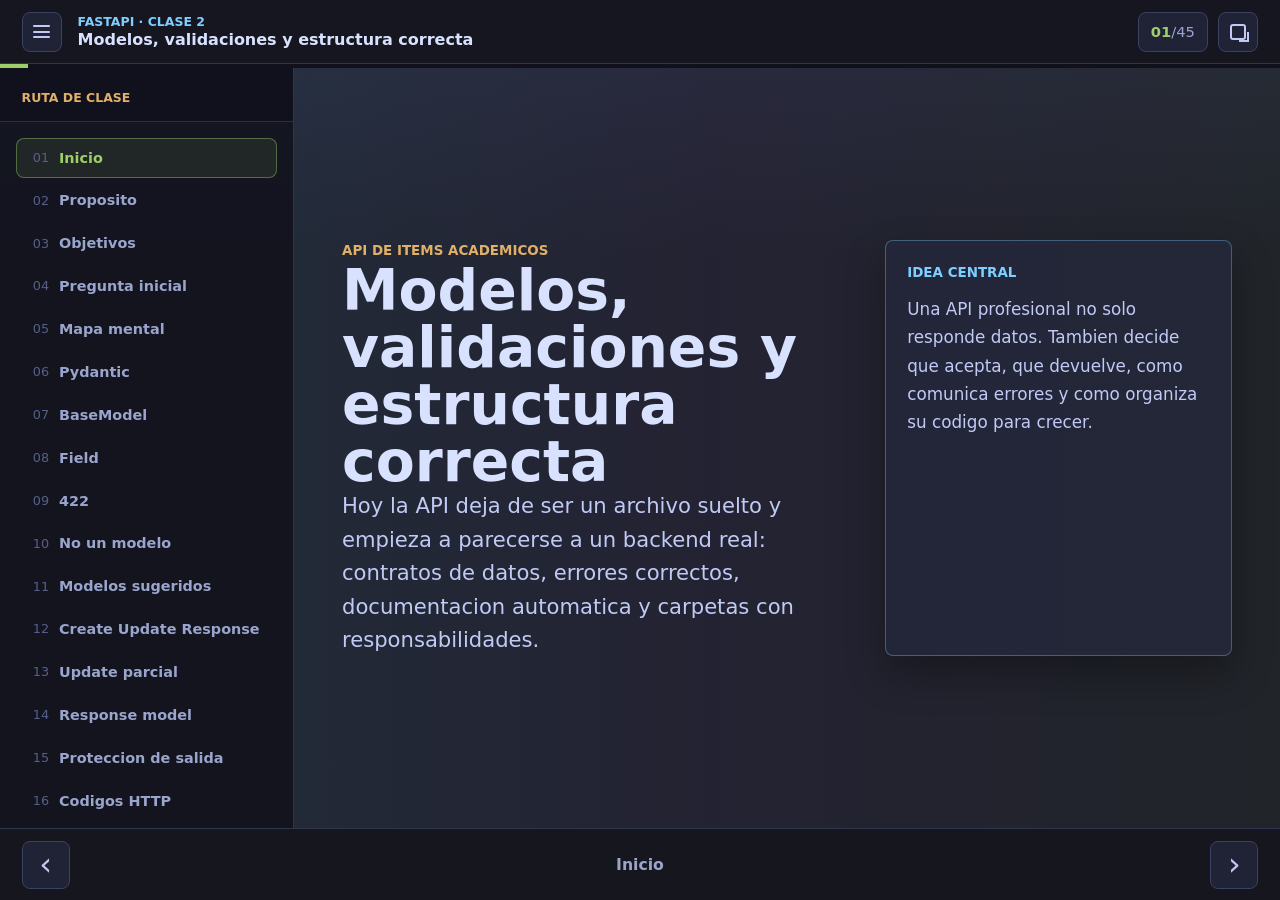
<file: clase_2/index.html>
<!doctype html>
<html lang="es">
  <head>
    <meta charset="utf-8">
    <meta name="viewport" content="width=device-width, initial-scale=1">
    <title>Clase 2 FastAPI | Modelos, validaciones y estructura</title>
    <meta
      name="description"
      content="Diapositivas para una clase de FastAPI sobre modelos Pydantic, validaciones, response_model, status_code, HTTPException, APIRouter y estructura profesional."
    >
    <link rel="stylesheet" href="./styles.css">
  </head>
  <body>
    <div class="app-shell">
      <header class="topbar">
        <button class="icon-button" id="toggleNav" type="button" aria-label="Abrir indice">
          <span class="menu-icon"></span>
        </button>

        <div class="brand">
          <span>FastAPI · Clase 2</span>
          <strong>Modelos, validaciones y estructura correcta</strong>
        </div>

        <div class="topbar-actions">
          <div class="counter" aria-live="polite">
            <span id="currentSlide">01</span>
            <span>/</span>
            <span id="totalSlides">00</span>
          </div>
          <button class="icon-button" id="fullscreenButton" type="button" aria-label="Pantalla completa">
            <span class="fullscreen-icon"></span>
          </button>
        </div>
      </header>

      <div class="progress-track" aria-hidden="true">
        <span id="progressBar"></span>
      </div>

      <div class="stage">
        <aside class="sidebar" id="sidebar" aria-label="Indice de diapositivas">
          <div class="sidebar-heading">Ruta de clase</div>
          <ol id="slideList"></ol>
        </aside>

        <main class="deck" id="deck" tabindex="-1">
          <article class="slide is-active hero-slide" data-title="Inicio">
            <div class="slide-grid two-columns">
              <section>
                <p class="eyebrow">API de Items Academicos</p>
                <h1>Modelos, validaciones y estructura correcta</h1>
                <p class="lead">
                  Hoy la API deja de ser un archivo suelto y empieza a parecerse a un backend real:
                  contratos de datos, errores correctos, documentacion automatica y carpetas con responsabilidades.
                </p>
              </section>
              <section class="signal-panel">
                <p class="panel-label">Idea central</p>
                <p>
                  Una API profesional no solo responde datos. Tambien decide que acepta,
                  que devuelve, como comunica errores y como organiza su codigo para crecer.
                </p>
              </section>
            </div>
          </article>

          <article class="slide" data-title="Proposito">
            <p class="eyebrow">1 · Proposito de la clase</p>
            <h2>De consumir una API a construir una API mantenible</h2>
            <div class="content-grid">
              <section>
                <h3>Venimos de</h3>
                <ul>
                  <li>Consumir una API externa con <code>requests</code>.</li>
                  <li>Crear una API sencilla con FastAPI.</li>
                  <li>Escribir todo en un mismo archivo para aprender rapido.</li>
                </ul>
              </section>
              <section>
                <h3>Vamos hacia</h3>
                <ul>
                  <li>Validar lo que entra.</li>
                  <li>Controlar lo que sale.</li>
                  <li>Manejar errores con codigos HTTP.</li>
                  <li>Separar rutas, esquemas, servicios y configuracion.</li>
                </ul>
              </section>
            </div>
            <p class="teacher-note">
              Enfatiza que organizar el proyecto no es decoracion: es una forma de evitar que
              la aplicacion se vuelva dificil de explicar, probar y modificar.
            </p>
          </article>

          <article class="slide" data-title="Objetivos">
            <p class="eyebrow">2 · Objetivo de aprendizaje</p>
            <h2>Al finalizar, el estudiante debe poder explicar y construir esto</h2>
            <div class="check-grid">
              <div>Crear modelos con <code>BaseModel</code>.</div>
              <div>Validar entrada con tipos y <code>Field</code>.</div>
              <div>Diferenciar modelos de creacion, actualizacion y respuesta.</div>
              <div>Usar <code>response_model</code> para controlar la salida.</div>
              <div>Definir <code>status_code</code> en rutas.</div>
              <div>Lanzar errores con <code>HTTPException</code>.</div>
              <div>Dividir la API con carpetas.</div>
              <div>Usar <code>APIRouter</code> por modulo.</div>
            </div>
          </article>

          <article class="slide question-slide" data-title="Pregunta inicial">
            <p class="eyebrow">3 · Apertura</p>
            <h2>Si una API recibe cualquier dato sin validarlo, que problemas podrian aparecer?</h2>
            <div class="answer-cloud">
              <span>Datos incompletos</span>
              <span>Tipos incorrectos</span>
              <span>Nombres vacios</span>
              <span>Errores dificiles</span>
              <span>Respuestas inconsistentes</span>
              <span>Datos sensibles expuestos</span>
              <span>Codigo dificil de mantener</span>
            </div>
            <p class="teacher-note">
              Transicion sugerida: hoy vamos a ponerle reglas a nuestra API. Vamos a decirle
              que datos acepta, que datos responde y como debe organizarse el proyecto.
            </p>
          </article>

          <article class="slide" data-title="Mapa mental">
            <p class="eyebrow">4 · Mapa de la clase</p>
            <h2>La API profesional se construye con contratos y responsabilidades</h2>
            <div class="timeline">
              <div>
                <strong>Entrada</strong>
                <span>Modelos Pydantic validan el cuerpo JSON.</span>
              </div>
              <div>
                <strong>Proceso</strong>
                <span>Servicios y routers separan la logica.</span>
              </div>
              <div>
                <strong>Salida</strong>
                <span><code>response_model</code> filtra y documenta la respuesta.</span>
              </div>
              <div>
                <strong>Errores</strong>
                <span><code>HTTPException</code> comunica fallos con codigos correctos.</span>
              </div>
            </div>
          </article>

          <article class="slide" data-title="Pydantic">
            <p class="eyebrow">5 · Concepto 1</p>
            <h2>Que es Pydantic?</h2>
            <div class="slide-grid two-columns">
              <section>
                <p>
                  Pydantic es la libreria que FastAPI usa para declarar modelos de datos.
                  Un modelo describe la forma que deben tener los datos que entran o salen.
                </p>
                <p class="definition">
                  En palabras simples: Pydantic nos permite decirle a Python
                  "este dato debe tener esta forma".
                </p>
              </section>
              <section class="doc-card">
                <h3>Referencia oficial</h3>
                <p>
                  FastAPI documenta que para declarar un cuerpo de solicitud se usan modelos
                  de Pydantic, y que esos tipos permiten conversion, validacion y documentacion automatica.
                </p>
                <a href="https://fastapi.tiangolo.com/tutorial/body/" target="_blank" rel="noreferrer">
                  FastAPI · Request Body
                </a>
              </section>
            </div>
          </article>

          <article class="slide code-slide" data-title="BaseModel">
            <p class="eyebrow">6 · Primer contrato</p>
            <h2>Modelo base para crear un item</h2>
            <pre><code>from pydantic import BaseModel, Field


class ItemCreate(BaseModel):
    name: str = Field(min_length=3, max_length=80)
    description: str | None = None
    category: str
    source: str | None = None</code></pre>
            <div class="explain-list">
              <p><code>BaseModel</code> permite crear modelos de datos.</p>
              <p><code>Field</code> agrega reglas como longitud minima o maxima.</p>
              <p><code>str | None = None</code> significa que el campo es opcional.</p>
              <p><code>category: str</code> es obligatorio porque no tiene valor por defecto.</p>
            </div>
          </article>

          <article class="slide" data-title="Field">
            <p class="eyebrow">7 · Validaciones con Field</p>
            <h2>Las reglas viven cerca de los datos</h2>
            <div class="content-grid">
              <section>
                <h3>Ejemplo</h3>
                <pre><code>name: str = Field(min_length=3, max_length=80)
category: str = Field(min_length=3, max_length=50)</code></pre>
                <p>
                  No escribimos un <code>if</code> manual para revisar el largo del nombre.
                  FastAPI y Pydantic lo hacen al recibir el request.
                </p>
              </section>
              <section class="doc-card">
                <h3>Referencia oficial</h3>
                <p>
                  FastAPI muestra que <code>Field</code> se importa desde <code>pydantic</code>
                  y permite declarar validaciones dentro de los atributos del modelo.
                </p>
                <a href="https://fastapi.tiangolo.com/tutorial/body-fields/" target="_blank" rel="noreferrer">
                  FastAPI · Body - Fields
                </a>
              </section>
            </div>
          </article>

          <article class="slide" data-title="422">
            <p class="eyebrow">8 · Validacion automatica</p>
            <h2>Cuando el JSON no cumple, FastAPI responde por nosotros</h2>
            <div class="content-grid">
              <section>
                <h3>Body invalido</h3>
                <pre><code>{
  "name": "Pi",
  "description": "Nombre demasiado corto",
  "category": "pokemon"
}</code></pre>
              </section>
              <section>
                <h3>Resultado esperado</h3>
                <p>
                  Como <code>name</code> tiene menos de 3 caracteres, la solicitud no puede
                  procesarse con el contrato definido.
                </p>
                <div class="status-card danger">
                  <strong>422</strong>
                  <span>Unprocessable Entity</span>
                </div>
              </section>
            </div>
          </article>

          <article class="slide" data-title="No un modelo">
            <p class="eyebrow">9 · Concepto 2</p>
            <h2>Por que no usar el mismo modelo para todo?</h2>
            <div class="slide-grid two-columns">
              <section>
                <h3>Modelo tentador, pero problematico</h3>
                <pre><code>class Item(BaseModel):
    id: int
    name: str
    description: str | None = None
    category: str
    source: str | None = None</code></pre>
              </section>
              <section>
                <h3>Problema</h3>
                <p>
                  Al crear un item, el cliente no deberia enviar el <code>id</code>.
                  Ese identificador lo genera la base de datos o la logica interna.
                </p>
                <p>
                  Pero cuando la API responde, el cliente si necesita recibir el <code>id</code>.
                  Por eso separamos modelos.
                </p>
              </section>
            </div>
          </article>

          <article class="slide code-slide" data-title="Modelos sugeridos">
            <p class="eyebrow">10 · Modelos sugeridos</p>
            <h2><code>app/schemas/item_schema.py</code></h2>
            <pre><code>from pydantic import BaseModel, Field


class ItemCreate(BaseModel):
    name: str = Field(min_length=3, max_length=80)
    description: str | None = None
    category: str = Field(min_length=3, max_length=50)
    source: str | None = None


class ItemUpdate(BaseModel):
    name: str | None = Field(default=None, min_length=3, max_length=80)
    description: str | None = None
    category: str | None = Field(default=None, min_length=3, max_length=50)
    source: str | None = None


class ItemResponse(BaseModel):
    id: int
    name: str
    description: str | None = None
    category: str
    source: str | None = None


class ExternalItemResponse(BaseModel):
    external_id: int
    name: str
    source: str</code></pre>
          </article>

          <article class="slide" data-title="Create Update Response">
            <p class="eyebrow">11 · Separacion de modelos</p>
            <h2>Cada modelo responde una pregunta distinta</h2>
            <div class="model-grid">
              <section>
                <h3>ItemCreate</h3>
                <p>Que puede enviar el cliente cuando crea?</p>
                <p>No incluye <code>id</code>.</p>
              </section>
              <section>
                <h3>ItemUpdate</h3>
                <p>Que puede enviar el cliente cuando actualiza?</p>
                <p>Todos los campos son opcionales.</p>
              </section>
              <section>
                <h3>ItemResponse</h3>
                <p>Que devuelve nuestra API al cliente?</p>
                <p>Si incluye <code>id</code>.</p>
              </section>
              <section>
                <h3>ExternalItemResponse</h3>
                <p>Como adaptamos datos de una API externa?</p>
                <p>Devolvemos solo lo necesario.</p>
              </section>
            </div>
          </article>

          <article class="slide code-slide" data-title="Update parcial">
            <p class="eyebrow">12 · Actualizacion parcial</p>
            <h2><code>ItemUpdate</code> evita obligar al cliente a reenviar todo</h2>
            <div class="content-grid">
              <section>
                <h3>Body valido</h3>
                <pre><code>{
  "name": "Nuevo nombre"
}</code></pre>
              </section>
              <section>
                <h3>Aplicacion en el router</h3>
                <pre><code>update_data = item_data.model_dump(exclude_unset=True)

for key, value in update_data.items():
    item[key] = value</code></pre>
                <p>
                  <code>exclude_unset=True</code> incluye solo los campos enviados por el cliente.
                  Asi no borramos accidentalmente <code>description</code>, <code>category</code> o <code>source</code>.
                </p>
              </section>
            </div>
          </article>

          <article class="slide" data-title="Response model">
            <p class="eyebrow">13 · Concepto 3</p>
            <h2><code>response_model</code> controla la forma de salida</h2>
            <div class="slide-grid two-columns">
              <section>
                <pre><code>@router.post(
    "/items",
    response_model=ItemResponse,
    status_code=201
)
def create_item(item: ItemCreate):
    ...</code></pre>
                <ul>
                  <li>El cliente envia datos con forma de <code>ItemCreate</code>.</li>
                  <li>La API responde datos con forma de <code>ItemResponse</code>.</li>
                  <li>La documentacion queda alineada con el contrato.</li>
                </ul>
              </section>
              <section class="doc-card">
                <h3>Referencia oficial</h3>
                <p>
                  FastAPI usa <code>response_model</code> para documentar, validar,
                  convertir y filtrar los datos de salida.
                </p>
                <a href="https://fastapi.tiangolo.com/es/tutorial/response-model/" target="_blank" rel="noreferrer">
                  FastAPI · Modelo de Response
                </a>
              </section>
            </div>
          </article>

          <article class="slide code-slide" data-title="Proteccion de salida">
            <p class="eyebrow">14 · Seguridad de respuesta</p>
            <h2>El modelo de respuesta tambien protege lo que exponemos</h2>
            <div class="content-grid">
              <section>
                <h3>Dato interno</h3>
                <pre><code>user = {
    "id": 1,
    "name": "Laura",
    "email": "laura@email.com",
    "password": "123456"
}</code></pre>
              </section>
              <section>
                <h3>Contrato publico</h3>
                <pre><code>class UserResponse(BaseModel):
    id: int
    name: str
    email: str</code></pre>
                <p>
                  Si la ruta usa <code>response_model=UserResponse</code>, el campo
                  <code>password</code> no forma parte de la salida publica.
                </p>
              </section>
            </div>
          </article>

          <article class="slide" data-title="Codigos HTTP">
            <p class="eyebrow">15 · Concepto 4</p>
            <h2>Codigos de estado HTTP: la API dice que paso</h2>
            <div class="status-table">
              <div><strong>200</strong><span>OK</span><p>Consulta o actualizacion exitosa.</p></div>
              <div><strong>201</strong><span>Created</span><p>Se creo un recurso.</p></div>
              <div><strong>204</strong><span>No Content</span><p>Se elimino algo y no se devuelve cuerpo.</p></div>
              <div><strong>400</strong><span>Bad Request</span><p>Problema logico en la solicitud.</p></div>
              <div><strong>404</strong><span>Not Found</span><p>El recurso no existe.</p></div>
              <div><strong>422</strong><span>Unprocessable Entity</span><p>Fallo validacion de Pydantic.</p></div>
            </div>
          </article>

          <article class="slide" data-title="status_code">
            <p class="eyebrow">16 · <code>status_code</code></p>
            <h2>El codigo esperado se declara en el decorador</h2>
            <div class="slide-grid two-columns">
              <section>
                <pre><code>from fastapi import status


@router.post(
    "/",
    response_model=ItemResponse,
    status_code=status.HTTP_201_CREATED
)
def create_item(item: ItemCreate):
    ...</code></pre>
              </section>
              <section class="doc-card">
                <h3>Referencia oficial</h3>
                <p>
                  FastAPI permite declarar <code>status_code</code> en operaciones como
                  <code>@app.get()</code>, <code>@app.post()</code>, <code>@app.put()</code> y <code>@app.delete()</code>.
                </p>
                <a href="https://fastapi.tiangolo.com/es/tutorial/response-status-code/" target="_blank" rel="noreferrer">
                  FastAPI · Codigo de Estado del Response
                </a>
              </section>
            </div>
          </article>

          <article class="slide" data-title="HTTPException">
            <p class="eyebrow">17 · Concepto 5</p>
            <h2>Errores profesionales con <code>HTTPException</code></h2>
            <div class="content-grid">
              <section>
                <h3>Improvisado</h3>
                <pre><code>return {"error": "No encontrado"}</code></pre>
                <p>El cliente recibe un JSON, pero no necesariamente un codigo HTTP correcto.</p>
              </section>
              <section>
                <h3>Correcto</h3>
                <pre><code>raise HTTPException(
    status_code=status.HTTP_404_NOT_FOUND,
    detail="El recurso solicitado no existe"
)</code></pre>
                <p>La ejecucion se interrumpe y FastAPI devuelve una respuesta HTTP clara.</p>
              </section>
            </div>
          </article>

          <article class="slide" data-title="Errores docs">
            <p class="eyebrow">18 · Error como respuesta HTTP</p>
            <h2><code>HTTPException</code> no se retorna: se lanza</h2>
            <div class="slide-grid two-columns">
              <section>
                <p>
                  FastAPI explica que <code>HTTPException</code> es una excepcion normal de Python,
                  con datos adicionales relevantes para APIs. Por eso se usa <code>raise</code>.
                </p>
                <pre><code>{
  "detail": "El recurso solicitado no existe"
}</code></pre>
              </section>
              <section class="doc-card">
                <h3>Referencia oficial</h3>
                <a href="https://fastapi.tiangolo.com/es/tutorial/handling-errors/" target="_blank" rel="noreferrer">
                  FastAPI · Manejo de Errores
                </a>
              </section>
            </div>
          </article>

          <article class="slide" data-title="Un archivo">
            <p class="eyebrow">19 · Concepto 6</p>
            <h2>Por que no construir toda la API en un solo archivo?</h2>
            <div class="content-grid">
              <section>
                <h3>Cuando todo esta en <code>main.py</code></h3>
                <ul>
                  <li>Rutas.</li>
                  <li>Modelos.</li>
                  <li>Consumo de API externa.</li>
                  <li>Conexion a base de datos.</li>
                  <li>Variables de configuracion.</li>
                  <li>Logica de negocio.</li>
                </ul>
              </section>
              <section>
                <h3>Que pasa despues</h3>
                <p>
                  El archivo crece, se vuelve confuso y cada cambio obliga a tocar el mismo lugar.
                  Separar responsabilidades hace que el proyecto sea mas facil de explicar y mantener.
                </p>
              </section>
            </div>
          </article>

          <article class="slide" data-title="Estructura">
            <p class="eyebrow">20 · Estructura sugerida</p>
            <h2>Carpetas con responsabilidades claras</h2>
            <pre class="tree"><code>app/
├── main.py
├── routers/
│   ├── items.py
│   └── external.py
├── schemas/
│   └── item_schema.py
├── services/
│   └── external_service.py
└── core/
    └── config.py</code></pre>
            <div class="folder-grid">
              <span><code>main.py</code> entrada de la app</span>
              <span><code>routers/</code> endpoints</span>
              <span><code>schemas/</code> modelos Pydantic</span>
              <span><code>services/</code> logica o consumo externo</span>
              <span><code>core/</code> configuracion general</span>
            </div>
          </article>

          <article class="slide" data-title="APIRouter">
            <p class="eyebrow">21 · <code>APIRouter</code></p>
            <h2>Un router es una forma de agrupar rutas por modulo</h2>
            <div class="slide-grid two-columns">
              <section>
                <pre><code>router = APIRouter(
    prefix="/items",
    tags=["Items"]
)</code></pre>
                <p>
                  Todas las rutas del archivo comienzan con <code>/items</code> y aparecen
                  agrupadas bajo el tag <code>Items</code> en <code>/docs</code>.
                </p>
              </section>
              <section class="doc-card">
                <h3>Referencia oficial</h3>
                <p>
                  FastAPI presenta <code>APIRouter</code> como una forma de separar operaciones
                  de path en varios archivos y luego incluirlas en la app principal.
                </p>
                <a href="https://fastapi.tiangolo.com/es/tutorial/bigger-applications/" target="_blank" rel="noreferrer">
                  FastAPI · Aplicaciones mas grandes
                </a>
              </section>
            </div>
          </article>

          <article class="slide" data-title="Mini proyecto">
            <p class="eyebrow">22 · Proyecto guiado</p>
            <h2>API de Items Academicos</h2>
            <div class="feature-list">
              <div><strong>Crear</strong><span><code>POST /items/</code></span></div>
              <div><strong>Listar</strong><span><code>GET /items/</code></span></div>
              <div><strong>Consultar</strong><span><code>GET /items/{item_id}</code></span></div>
              <div><strong>Actualizar</strong><span><code>PUT /items/{item_id}</code></span></div>
              <div><strong>Eliminar</strong><span><code>DELETE /items/{item_id}</code></span></div>
              <div><strong>Adaptar externo</strong><span><code>GET /external/pokemon/{pokemon_name}</code></span></div>
            </div>
            <p class="teacher-note">
              Por ahora guardamos datos en memoria con una lista de diccionarios. Mas adelante,
              esa responsabilidad se conectara a Supabase/PostgreSQL.
            </p>
          </article>

          <article class="slide code-slide" data-title="Crear carpetas">
            <p class="eyebrow">23 · Paso 1</p>
            <h2>Crear estructura de carpetas</h2>
            <div class="content-grid">
              <section>
                <h3>Terminal macOS/Linux</h3>
                <pre><code>mkdir clase_2_fastapi
cd clase_2_fastapi
mkdir app app/routers app/schemas app/services app/core
touch app/main.py
touch app/routers/items.py
touch app/routers/external.py
touch app/schemas/item_schema.py
touch app/services/external_service.py
touch app/core/config.py</code></pre>
              </section>
              <section>
                <h3>Windows PowerShell</h3>
                <pre><code>New-Item app/main.py
New-Item app/routers/items.py
New-Item app/routers/external.py
New-Item app/schemas/item_schema.py
New-Item app/services/external_service.py
New-Item app/core/config.py</code></pre>
              </section>
            </div>
          </article>

          <article class="slide" data-title="Dependencias">
            <p class="eyebrow">24 · Paso 2</p>
            <h2>Crear entorno e instalar dependencias</h2>
            <div class="content-grid">
              <section>
                <h3>Entorno virtual</h3>
                <pre><code>python -m venv venv</code></pre>
                <pre><code># Windows
venv\Scripts\activate

# macOS o Linux
source venv/bin/activate</code></pre>
              </section>
              <section>
                <h3>Paquetes</h3>
                <pre><code>pip install fastapi uvicorn requests</code></pre>
                <p>
                  <code>fastapi</code> define la app, <code>uvicorn</code> la ejecuta,
                  y <code>requests</code> consulta PokéAPI.
                </p>
              </section>
            </div>
          </article>

          <article class="slide code-slide" data-title="Schemas">
            <p class="eyebrow">25 · Paso 3</p>
            <h2>Crear modelos Pydantic</h2>
            <pre><code>from pydantic import BaseModel, Field


class ItemCreate(BaseModel):
    name: str = Field(min_length=3, max_length=80)
    description: str | None = None
    category: str = Field(min_length=3, max_length=50)
    source: str | None = None


class ItemUpdate(BaseModel):
    name: str | None = Field(default=None, min_length=3, max_length=80)
    description: str | None = None
    category: str | None = Field(default=None, min_length=3, max_length=50)
    source: str | None = None


class ItemResponse(BaseModel):
    id: int
    name: str
    description: str | None = None
    category: str
    source: str | None = None


class ExternalItemResponse(BaseModel):
    external_id: int
    name: str
    source: str</code></pre>
            <p class="teacher-note">
              No estamos creando tablas de base de datos. Estamos creando contratos de datos.
            </p>
          </article>

          <article class="slide code-slide" data-title="Router items">
            <p class="eyebrow">26 · Paso 4</p>
            <h2>Crear router de items</h2>
            <pre><code>from fastapi import APIRouter, HTTPException, status
from app.schemas.item_schema import ItemCreate, ItemUpdate, ItemResponse

router = APIRouter(
    prefix="/items",
    tags=["Items"]
)

items_db = []
current_id = 1</code></pre>
            <div class="explain-list">
              <p><code>APIRouter</code> agrupa rutas.</p>
              <p><code>items_db</code> simula una base de datos temporal.</p>
              <p><code>current_id</code> genera identificadores simples mientras no usamos una base real.</p>
            </div>
          </article>

          <article class="slide code-slide" data-title="GET items">
            <p class="eyebrow">27 · Listar y consultar</p>
            <h2>Endpoints <code>GET</code></h2>
            <pre><code>@router.get("/", response_model=list[ItemResponse])
def get_items():
    return items_db


@router.get("/{item_id}", response_model=ItemResponse)
def get_item(item_id: int):
    for item in items_db:
        if item["id"] == item_id:
            return item

    raise HTTPException(
        status_code=status.HTTP_404_NOT_FOUND,
        detail="El item solicitado no existe"
    )</code></pre>
            <p>
              Si el usuario visita <code>/items/hola</code>, FastAPI intentara convertir
              <code>item_id</code> a entero y devolvera error de validacion.
            </p>
          </article>

          <article class="slide code-slide" data-title="POST items">
            <p class="eyebrow">28 · Crear</p>
            <h2>Endpoint <code>POST</code></h2>
            <pre><code>@router.post("/", response_model=ItemResponse, status_code=status.HTTP_201_CREATED)
def create_item(item: ItemCreate):
    global current_id

    new_item = {
        "id": current_id,
        "name": item.name,
        "description": item.description,
        "category": item.category,
        "source": item.source
    }

    items_db.append(new_item)
    current_id += 1

    return new_item</code></pre>
            <p>
              El cuerpo entra como <code>ItemCreate</code>; la respuesta sale como
              <code>ItemResponse</code> y se documenta como <code>201 Created</code>.
            </p>
          </article>

          <article class="slide code-slide" data-title="PUT items">
            <p class="eyebrow">29 · Actualizar</p>
            <h2>Endpoint <code>PUT</code></h2>
            <pre><code>@router.put("/{item_id}", response_model=ItemResponse)
def update_item(item_id: int, item_data: ItemUpdate):
    for item in items_db:
        if item["id"] == item_id:
            update_data = item_data.model_dump(exclude_unset=True)

            for key, value in update_data.items():
                item[key] = value

            return item

    raise HTTPException(
        status_code=status.HTTP_404_NOT_FOUND,
        detail="No se puede actualizar porque el item no existe"
    )</code></pre>
          </article>

          <article class="slide code-slide" data-title="DELETE items">
            <p class="eyebrow">30 · Eliminar</p>
            <h2>Endpoint <code>DELETE</code></h2>
            <pre><code>@router.delete("/{item_id}", status_code=status.HTTP_204_NO_CONTENT)
def delete_item(item_id: int):
    for index, item in enumerate(items_db):
        if item["id"] == item_id:
            items_db.pop(index)
            return

    raise HTTPException(
        status_code=status.HTTP_404_NOT_FOUND,
        detail="No se puede eliminar porque el item no existe"
    )</code></pre>
            <p>
              <code>204 No Content</code> comunica que la eliminacion fue exitosa y que no
              habra cuerpo de respuesta.
            </p>
          </article>

          <article class="slide code-slide" data-title="Servicio externo">
            <p class="eyebrow">31 · Paso 5</p>
            <h2>Servicio externo para PokéAPI</h2>
            <pre><code>import requests
from fastapi import HTTPException, status


def get_pokemon_from_api(pokemon_name: str):
    url = f"https://pokeapi.co/api/v2/pokemon/{pokemon_name.lower()}"

    response = requests.get(url)

    if response.status_code == 404:
        raise HTTPException(
            status_code=status.HTTP_404_NOT_FOUND,
            detail="El pokemon solicitado no existe en la API externa"
        )

    if response.status_code != 200:
        raise HTTPException(
            status_code=status.HTTP_502_BAD_GATEWAY,
            detail="Error al consultar la API externa"
        )

    data = response.json()

    return {
        "external_id": data["id"],
        "name": data["name"],
        "source": "pokeapi"
    }</code></pre>
          </article>

          <article class="slide" data-title="Servicio explicado">
            <p class="eyebrow">32 · Separar router y servicio</p>
            <h2>El servicio no define rutas: resuelve la logica externa</h2>
            <div class="content-grid">
              <section>
                <h3>Responsabilidad del router</h3>
                <p>Recibir solicitudes HTTP, validar parametros, declarar modelos de respuesta.</p>
              </section>
              <section>
                <h3>Responsabilidad del servicio</h3>
                <p>Consultar PokéAPI, interpretar errores externos y adaptar la respuesta.</p>
              </section>
            </div>
            <p class="teacher-note">
              No devolvemos la respuesta cruda de PokéAPI porque tiene demasiados campos.
              La adaptamos al contrato <code>ExternalItemResponse</code>.
            </p>
          </article>

          <article class="slide code-slide" data-title="Router externo">
            <p class="eyebrow">33 · Paso 6</p>
            <h2>Router externo</h2>
            <pre><code>from fastapi import APIRouter
from app.schemas.item_schema import ExternalItemResponse
from app.services.external_service import get_pokemon_from_api

router = APIRouter(
    prefix="/external",
    tags=["External API"]
)


@router.get("/pokemon/{pokemon_name}", response_model=ExternalItemResponse)
def get_external_pokemon(pokemon_name: str):
    return get_pokemon_from_api(pokemon_name)</code></pre>
            <p>
              La ruta completa sera <code>GET /external/pokemon/{pokemon_name}</code>.
            </p>
          </article>

          <article class="slide code-slide" data-title="Config y main">
            <p class="eyebrow">34 · Pasos 7 y 8</p>
            <h2>Configuracion y archivo principal</h2>
            <div class="content-grid">
              <section>
                <h3><code>app/core/config.py</code></h3>
                <pre><code>APP_NAME = "API de Items Academicos"
APP_VERSION = "1.0.0"</code></pre>
              </section>
              <section>
                <h3><code>app/main.py</code></h3>
                <pre><code>from fastapi import FastAPI
from app.core.config import APP_NAME, APP_VERSION
from app.routers import items, external

app = FastAPI(
    title=APP_NAME,
    version=APP_VERSION,
    description="API academica para practicar modelos, validaciones, routers y estructura profesional con FastAPI."
)

app.include_router(items.router)
app.include_router(external.router)


@app.get("/")
def root():
    return {
        "message": "Bienvenido a la API de Items Academicos",
        "docs": "/docs"
    }</code></pre>
              </section>
            </div>
          </article>

          <article class="slide" data-title="Ejecutar">
            <p class="eyebrow">35 · Paso 9</p>
            <h2>Ejecutar y revisar documentacion automatica</h2>
            <div class="content-grid">
              <section>
                <h3>Comando</h3>
                <pre><code>uvicorn app.main:app --reload</code></pre>
                <p>
                  <code>app.main:app</code> significa: carpeta <code>app</code>, archivo
                  <code>main.py</code>, variable <code>app</code>.
                </p>
              </section>
              <section>
                <h3>URLs</h3>
                <p><code>http://127.0.0.1:8000</code></p>
                <p><code>http://127.0.0.1:8000/docs</code></p>
                <p>
                  En <code>/docs</code> deben verse endpoints, parametros, cuerpos JSON,
                  modelos y codigos de estado.
                </p>
              </section>
            </div>
          </article>

          <article class="slide" data-title="Endpoints">
            <p class="eyebrow">36 · Resultado esperado</p>
            <h2>Endpoints que deben aparecer en <code>/docs</code></h2>
            <div class="endpoint-list">
              <span><b>GET</b> /</span>
              <span><b>GET</b> /items/</span>
              <span><b>POST</b> /items/</span>
              <span><b>GET</b> /items/{item_id}</span>
              <span><b>PUT</b> /items/{item_id}</span>
              <span><b>DELETE</b> /items/{item_id}</span>
              <span><b>GET</b> /external/pokemon/{pokemon_name}</span>
            </div>
          </article>

          <article class="slide" data-title="Pruebas 1">
            <p class="eyebrow">37 · Pruebas guiadas</p>
            <h2>Crear, validar y listar</h2>
            <div class="test-grid">
              <section>
                <h3>Crear item valido</h3>
                <p><code>POST /items/</code> · <strong>201 Created</strong></p>
                <pre><code>{
  "name": "Pikachu",
  "description": "Pokemon de tipo electrico",
  "category": "pokemon",
  "source": "manual"
}</code></pre>
              </section>
              <section>
                <h3>Crear item invalido</h3>
                <p><code>POST /items/</code> · <strong>422</strong></p>
                <pre><code>{
  "name": "Pi",
  "description": "Nombre demasiado corto",
  "category": "pokemon"
}</code></pre>
              </section>
              <section>
                <h3>Listar items</h3>
                <p><code>GET /items/</code> · <strong>200 OK</strong></p>
              </section>
            </div>
          </article>

          <article class="slide" data-title="Pruebas 2">
            <p class="eyebrow">38 · Pruebas guiadas</p>
            <h2>Consultar, actualizar, eliminar y consumir externo</h2>
            <div class="test-grid compact">
              <section><h3>Consultar existente</h3><p><code>GET /items/1</code> devuelve el item.</p></section>
              <section><h3>Consultar inexistente</h3><p><code>GET /items/999</code> devuelve <strong>404</strong>.</p></section>
              <section><h3>Actualizar</h3><p><code>PUT /items/1</code> con <code>{"name": "Pikachu actualizado"}</code>.</p></section>
              <section><h3>PokéAPI</h3><p><code>GET /external/pokemon/pikachu</code> devuelve <code>external_id</code>, <code>name</code> y <code>source</code>.</p></section>
              <section><h3>Externo inexistente</h3><p><code>GET /external/pokemon/noexiste123</code> devuelve <strong>404</strong>.</p></section>
            </div>
          </article>

          <article class="slide" data-title="Mini explicaciones">
            <p class="eyebrow">39 · Momentos de explicacion</p>
            <h2>Tres ideas para reforzar durante la demo</h2>
            <div class="content-grid three">
              <section>
                <h3>Validacion automatica</h3>
                <p>
                  Si <code>name</code> tiene dos caracteres, no escribimos el error manualmente:
                  el modelo ya tenia la regla.
                </p>
              </section>
              <section>
                <h3>Documentacion automatica</h3>
                <p>
                  <code>/docs</code> nace del codigo: tipos, modelos, tags, parametros y codigos de estado.
                </p>
              </section>
              <section>
                <h3>Salida protegida</h3>
                <p>
                  <code>response_model</code> ayuda a no exponer datos que no pertenecen al contrato publico.
                </p>
              </section>
            </div>
          </article>

          <article class="slide" data-title="Actividad">
            <p class="eyebrow">40 · Actividad practica</p>
            <h2>Reorganizar la API en carpetas</h2>
            <div class="activity-panel">
              <p>Deben crear los modelos:</p>
              <div class="inline-code-list">
                <code>ItemCreate</code>
                <code>ItemUpdate</code>
                <code>ItemResponse</code>
                <code>ExternalItemResponse</code>
              </div>
              <p>Deben implementar los endpoints minimos:</p>
              <div class="endpoint-list small">
                <span><b>GET</b> /items/</span>
                <span><b>POST</b> /items/</span>
                <span><b>GET</b> /items/{item_id}</span>
                <span><b>PUT</b> /items/{item_id}</span>
                <span><b>DELETE</b> /items/{item_id}</span>
                <span><b>GET</b> /external/pokemon/{pokemon_name}</span>
              </div>
            </div>
          </article>

          <article class="slide" data-title="Preguntas">
            <p class="eyebrow">41 · Preguntas durante la actividad</p>
            <h2>Preguntas para comprobar comprension</h2>
            <div class="question-list">
              <p>Que archivo levanta la aplicacion?</p>
              <p>Que archivo contiene las rutas de items?</p>
              <p>Por que <code>ItemCreate</code> no tiene <code>id</code>?</p>
              <p>Por que <code>ItemUpdate</code> tiene campos opcionales?</p>
              <p>Que hace <code>response_model</code>?</p>
              <p>Que diferencia hay entre un error <code>404</code> y un <code>422</code>?</p>
              <p>Por que no devolvemos toda la respuesta original de PokéAPI?</p>
            </div>
          </article>

          <article class="slide" data-title="Errores comunes">
            <p class="eyebrow">42 · Errores comunes</p>
            <h2>Problemas esperados y como leerlos</h2>
            <div class="error-grid">
              <section>
                <h3>Ruta no aparece</h3>
                <p>Falta <code>app.include_router(items.router)</code>.</p>
              </section>
              <section>
                <h3><code>ModuleNotFoundError: app</code></h3>
                <p>Se ejecuto <code>uvicorn</code> desde una carpeta incorrecta.</p>
              </section>
              <section>
                <h3>Modelo de respuesta equivocado</h3>
                <p>Usar <code>ItemResponse</code>, no <code>ItemCreate</code>, al crear.</p>
              </section>
              <section>
                <h3>PUT borra datos</h3>
                <p>Falta <code>exclude_unset=True</code> en <code>model_dump()</code>.</p>
              </section>
              <section>
                <h3>Error como texto</h3>
                <p>Usar <code>raise HTTPException(...)</code>, no <code>return "No encontrado"</code>.</p>
              </section>
            </div>
          </article>

          <article class="slide" data-title="Cierre">
            <p class="eyebrow">43 · Cierre conceptual</p>
            <h2>La API ya tiene forma de backend real</h2>
            <div class="closing-grid">
              <div>Modelos</div>
              <div>Validaciones</div>
              <div>Codigos HTTP</div>
              <div>Manejo de errores</div>
              <div>Documentacion automatica</div>
              <div>Separacion por carpetas</div>
            </div>
            <p class="lead">
              Todavia no tenemos una base de datos real, pero ya preparamos el proyecto para conectarlo despues a Supabase.
            </p>
          </article>

          <article class="slide references-slide" data-title="Referencias">
            <p class="eyebrow">44 · Documentacion oficial</p>
            <h2>Fuentes de FastAPI usadas para esta clase</h2>
            <div class="reference-list">
              <a href="https://fastapi.tiangolo.com/tutorial/body/" target="_blank" rel="noreferrer">
                Request Body · modelos Pydantic con <code>BaseModel</code>
              </a>
              <a href="https://fastapi.tiangolo.com/tutorial/body-fields/" target="_blank" rel="noreferrer">
                Body - Fields · validaciones con <code>Field</code>
              </a>
              <a href="https://fastapi.tiangolo.com/es/tutorial/response-model/" target="_blank" rel="noreferrer">
                Modelo de Response · <code>response_model</code>
              </a>
              <a href="https://fastapi.tiangolo.com/es/tutorial/response-status-code/" target="_blank" rel="noreferrer">
                Codigo de Estado del Response · <code>status_code</code>
              </a>
              <a href="https://fastapi.tiangolo.com/es/tutorial/handling-errors/" target="_blank" rel="noreferrer">
                Manejo de Errores · <code>HTTPException</code>
              </a>
              <a href="https://fastapi.tiangolo.com/es/tutorial/bigger-applications/" target="_blank" rel="noreferrer">
                Aplicaciones mas grandes · multiples archivos y <code>APIRouter</code>
              </a>
            </div>
          </article>
        </main>
      </div>

      <footer class="deck-controls">
        <button class="nav-button" id="prevSlide" type="button" aria-label="Diapositiva anterior">
          <span>‹</span>
        </button>
        <div class="slide-topic" id="slideTopic">Inicio</div>
        <button class="nav-button" id="nextSlide" type="button" aria-label="Diapositiva siguiente">
          <span>›</span>
        </button>
      </footer>
    </div>

    <script src="./app.js"></script>
  </body>
</html>
</file>
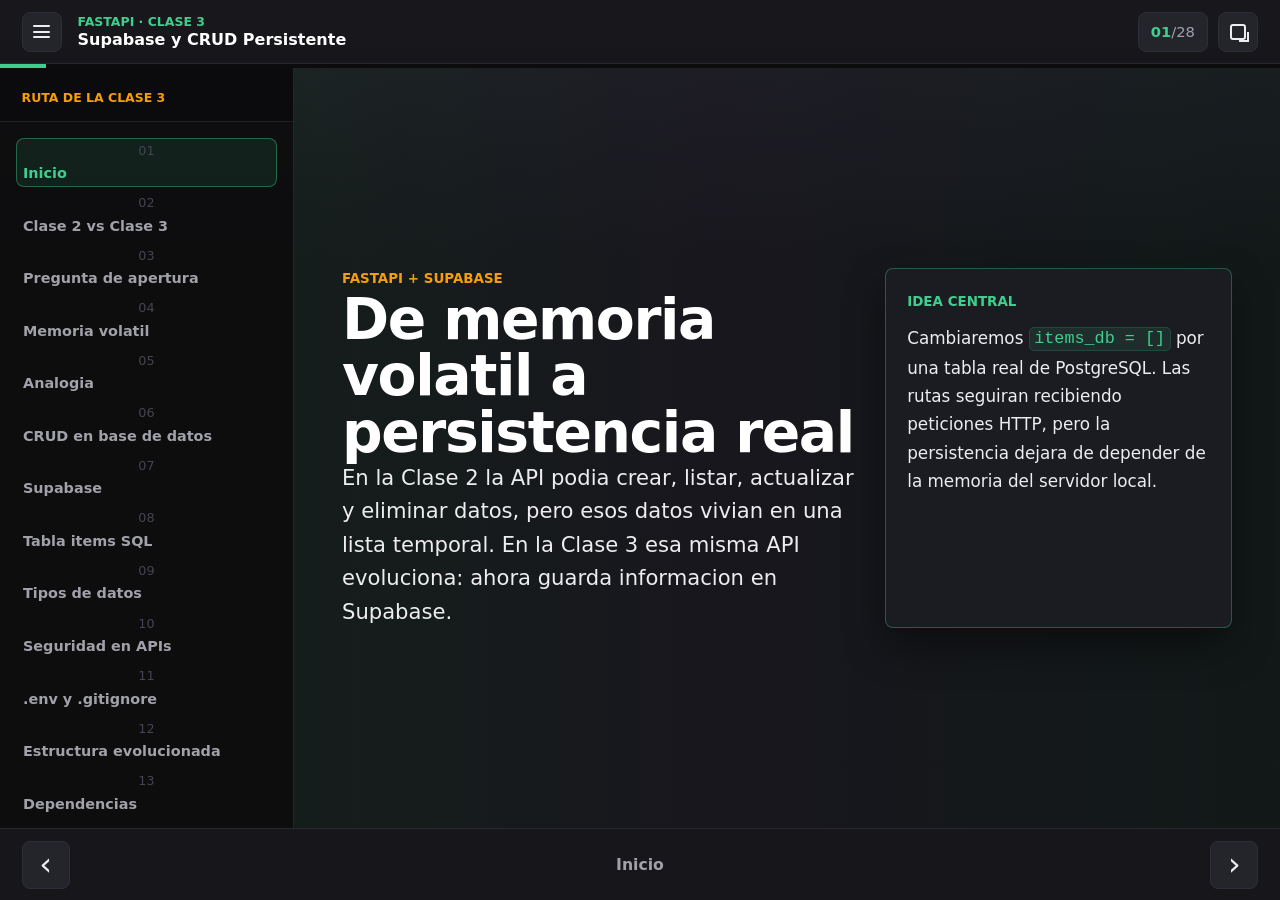
<file: clase_3/index.html>
<!doctype html>
<html lang="es">

<head>
  <meta charset="utf-8">
  <meta name="viewport" content="width=device-width, initial-scale=1">
  <title>Clase 3 FastAPI + Supabase | Persistencia real con PostgreSQL</title>
  <meta name="description"
    content="Diapositivas interactivas para la Clase 3: evolucionar el backend de la Clase 2 conectando FastAPI con Supabase, variables de entorno y CRUD persistente.">
  <link rel="stylesheet" href="./styles.css">
</head>

<body>
  <div class="app-shell">
    <header class="topbar">
      <button class="icon-button" id="toggleNav" type="button" aria-label="Abrir indice" aria-expanded="false">
        <span class="menu-icon"></span>
      </button>

      <div class="brand">
        <span>FastAPI &middot; Clase 3</span>
        <strong>Supabase y CRUD Persistente</strong>
      </div>

      <div class="topbar-actions">
        <div class="counter" aria-live="polite">
          <span id="currentSlide">01</span>
          <span>/</span>
          <span id="totalSlides">00</span>
        </div>
        <button class="icon-button" id="fullscreenButton" type="button" aria-label="Pantalla completa">
          <span class="fullscreen-icon"></span>
        </button>
      </div>
    </header>

    <div class="progress-track" aria-hidden="true">
      <span id="progressBar"></span>
    </div>

    <div class="stage">
      <aside class="sidebar" id="sidebar" aria-label="Indice de diapositivas">
        <div class="sidebar-heading">Ruta de la Clase 3</div>
        <ol id="slideList"></ol>
      </aside>

      <main class="deck" id="deck" tabindex="-1">
        <!-- Slide 1: Inicio -->
        <article class="slide is-active hero-slide" data-title="Inicio">
          <div class="slide-grid two-columns">
            <section>
              <p class="eyebrow">FastAPI + Supabase</p>
              <h1>De memoria volatil a persistencia real</h1>
              <p class="lead">
                En la Clase 2 la API podia crear, listar, actualizar y eliminar datos, pero esos datos vivian en una
                lista temporal. En la Clase 3 esa misma API evoluciona: ahora guarda informacion en Supabase.
              </p>
            </section>
            <section class="signal-panel">
              <p class="panel-label">Idea central</p>
              <p>
                Cambiaremos <code>items_db = []</code> por una tabla real de PostgreSQL. Las rutas seguiran recibiendo
                peticiones HTTP, pero la persistencia dejara de depender de la memoria del servidor local.
              </p>
            </section>
          </div>
        </article>

        <!-- Slide 2: Hilo conductor -->
        <article class="slide" data-title="Clase 2 vs Clase 3">
          <p class="eyebrow">1 &middot; Hilo conductor</p>
          <h2>La Clase 3 no empieza desde cero: expande lo que ya construimos</h2>
          <div class="content-grid">
            <section>
              <h3>Clase 2</h3>
              <ul>
                <li>Modelos Pydantic para validar entradas y respuestas.</li>
                <li>Rutas con <code>APIRouter</code> para organizar endpoints.</li>
                <li>CRUD funcional usando una lista en memoria.</li>
                <li>Separacion inicial por carpetas y servicios externos.</li>
              </ul>
            </section>
            <section class="signal-panel">
              <h3>Clase 3</h3>
              <ul>
                <li>Los modelos se ajustan para trabajar con UUID y fechas.</li>
                <li>Las rutas delegan el acceso a datos en una capa de servicio.</li>
                <li>El CRUD escribe y lee desde una tabla de Supabase.</li>
                <li>La estructura agrega configuracion, base de datos y servicios.</li>
              </ul>
            </section>
          </div>
          <p class="info-note">
            No repetiremos que es FastAPI, BaseModel o APIRouter. Los usaremos como herramientas conocidas para resolver
            el nuevo problema: persistir datos.
          </p>
        </article>

        <!-- Slide 3: Pregunta de apertura -->
        <article class="slide question-slide" data-title="Pregunta de apertura">
          <p class="eyebrow">2 &middot; Apertura</p>
          <h2>Si una API guarda productos en una lista de Python, &iquest;que ocurre cuando reiniciamos el servidor?</h2>
          <div class="answer-cloud">
            <span>La lista vuelve a estar vacia</span>
            <span>Se pierde el historial</span>
            <span>Los clientes no pueden confiar en el sistema</span>
            <span>No sirve para produccion</span>
            <span>Necesitamos una base de datos</span>
          </div>
        </article>

        <!-- Slide 4: Volatilidad -->
        <article class="slide" data-title="Memoria volatil">
          <p class="eyebrow">3 &middot; El problema</p>
          <h2>La RAM es rapida, pero no es memoria permanente</h2>
          <div class="timeline">
            <div>
              <strong>1. Inicia Uvicorn</strong>
              <span>Python carga el codigo y crea la variable <code>items_db = []</code>.</span>
            </div>
            <div>
              <strong>2. Llegan peticiones</strong>
              <span>Los datos se agregan a esa lista mientras el proceso esta vivo.</span>
            </div>
            <div>
              <strong>3. Se detiene el servidor</strong>
              <span>La memoria del proceso se libera al cerrar la terminal o recargar el programa.</span>
            </div>
            <div>
              <strong>4. Todo comienza otra vez</strong>
              <span>Al reiniciar, Python crea una lista nueva y los datos anteriores ya no existen.</span>
            </div>
          </div>
        </article>

        <!-- Slide 5: Analogia -->
        <article class="slide" data-title="Analogia">
          <p class="eyebrow">4 &middot; Analogia</p>
          <h2>De la libreta temporal al archivo de biblioteca</h2>
          <div class="slide-grid two-columns">
            <section>
              <p>
                Una lista en memoria se parece a escribir prestamos de libros en una hoja que queda sobre el escritorio:
                funciona por un momento, pero se pierde si alguien la bota o se cierra la sala.
              </p>
              <p>
                Una base de datos se parece al sistema oficial de la biblioteca: cada registro queda guardado, puede
                buscarse despues y no depende de que una persona recuerde lo ocurrido.
              </p>
            </section>
            <section class="signal-panel">
              <p class="panel-label">Traduccion al backend</p>
              <p>
                Supabase sera nuestro archivo permanente. FastAPI seguira siendo la puerta de entrada, pero los datos
                viviran en PostgreSQL.
              </p>
            </section>
          </div>
        </article>

        <!-- Slide 6: CRUD en base de datos -->
        <article class="slide" data-title="CRUD en base de datos">
          <p class="eyebrow">5 &middot; CRUD persistente</p>
          <h2>Los verbos HTTP ahora modifican filas de una tabla</h2>
          <div class="endpoint-list">
            <span><b>POST</b>Inserta una nueva fila en <code>items</code>.</span>
            <span><b>GET</b>Consulta una o varias filas existentes.</span>
            <span><b>PUT</b>Actualiza una fila filtrando por <code>id</code>.</span>
            <span><b>DELETE</b>Elimina una fila filtrando por <code>id</code>.</span>
          </div>
          <p class="info-note">
            La ruta HTTP no desaparece: cambia lo que hace por dentro. En lugar de modificar una lista local, llama a un
            servicio que conversa con Supabase.
          </p>
        </article>

        <!-- Slide 7: Supabase -->
        <article class="slide" data-title="Supabase">
          <p class="eyebrow">6 &middot; Persistencia</p>
          <h2>Supabase nos da PostgreSQL listo para usar desde la API</h2>
          <div class="content-grid three">
            <section>
              <h3>Base de datos</h3>
              <p>
                Supabase crea un proyecto con PostgreSQL, tablas, tipos de datos, consultas y seguridad configurable.
              </p>
            </section>
            <section>
              <h3>SDK de Python</h3>
              <p>
                Desde FastAPI usaremos el cliente de Supabase para hacer <code>insert</code>, <code>select</code>,
                <code>update</code> y <code>delete</code>.
              </p>
            </section>
            <section>
              <h3>API realista</h3>
              <p>
                El backend deja de ser un prototipo de memoria y empieza a parecerse a una aplicacion desplegable.
              </p>
            </section>
          </div>
        </article>

        <!-- Slide 8: Tabla SQL -->
        <article class="slide code-slide" data-title="Tabla items SQL">
          <p class="eyebrow">7 &middot; Tabla</p>
          <h2>Primero creamos la tabla <code>items</code> en Supabase</h2>
          <pre><code class="language-sql">create extension if not exists "pgcrypto";

create table if not exists public.items (
  id uuid primary key default gen_random_uuid(),
  name text not null,
  description text,
  price numeric(10, 2) not null check (price >= 0),
  available boolean not null default true,
  created_at timestamptz not null default now(),
  updated_at timestamptz not null default now()
);

create index if not exists idx_items_created_at
  on public.items (created_at desc);

create or replace function public.set_updated_at()
returns trigger
language plpgsql
as $$
begin
  new.updated_at = now();
  return new;
end;
$$;

drop trigger if exists trg_items_updated_at on public.items;

create trigger trg_items_updated_at
before update on public.items
for each row
execute function public.set_updated_at();</code></pre>
        </article>

        <!-- Slide 9: Tipos de datos -->
        <article class="slide" data-title="Tipos de datos">
          <p class="eyebrow">8 &middot; Tipos SQL</p>
          <h2>La base de datos tambien valida la forma de los datos</h2>
          <div class="model-grid">
            <section>
              <h3><code>uuid</code></h3>
              <p>
                Identificador unico generado por PostgreSQL con <code>gen_random_uuid()</code>. Evita depender de
                contadores manuales dentro de Python.
              </p>
            </section>
            <section>
              <h3><code>timestamptz</code></h3>
              <p>
                Fechas con zona horaria. <code>created_at</code> y <code>updated_at</code> quedan generados por el
                servidor para tener una fuente de tiempo confiable.
              </p>
            </section>
            <section>
              <h3><code>numeric</code>, <code>text</code>, <code>boolean</code></h3>
              <p>
                Definen precio, texto y disponibilidad. El <code>check (price &gt;= 0)</code> protege contra valores
                invalidos incluso si el backend falla.
              </p>
            </section>
          </div>
        </article>

        <!-- Slide 10: Seguridad -->
        <article class="slide" data-title="Seguridad en APIs">
          <p class="eyebrow">9 &middot; Seguridad</p>
          <h2>Las credenciales no deben quedar escritas directamente en el codigo</h2>
          <div class="content-grid">
            <section>
              <h3>Riesgo</h3>
              <pre><code class="language-python">SUPABASE_URL = "https://mi-proyecto.supabase.co"
SUPABASE_KEY = "clave-secreta-en-el-codigo"</code></pre>
              <p>
                Si este archivo se sube a un repositorio, la clave queda expuesta junto con el proyecto.
              </p>
            </section>
            <section class="signal-panel">
              <h3>Practica segura</h3>
              <pre><code class="language-python">SUPABASE_URL = settings.supabase_url
SUPABASE_KEY = settings.supabase_key</code></pre>
              <p>
                El codigo lee variables de entorno y el archivo privado <code>.env</code> se queda en la maquina local.
              </p>
            </section>
          </div>
        </article>

        <!-- Slide 11: .env y .gitignore -->
        <article class="slide code-slide" data-title=".env y .gitignore">
          <p class="eyebrow">10 &middot; Configuracion local</p>
          <h2>Guardamos credenciales en <code>.env</code> y evitamos subirlas con <code>.gitignore</code></h2>
          <div class="slide-grid two-columns">
            <section>
              <h3><code>.env</code></h3>
              <pre><code class="language-dotenv">SUPABASE_URL=https://tu-proyecto.supabase.co
SUPABASE_KEY=tu_clave_anon_o_service_role
APP_NAME=API Clase 3</code></pre>
            </section>
            <section>
              <h3><code>.gitignore</code></h3>
              <pre><code class="language-gitignore">.env
.venv/
__pycache__/
*.pyc
.pytest_cache/</code></pre>
            </section>
          </div>
          <p class="info-note">
            Para pruebas locales puede usarse la clave anon si las politicas lo permiten. Las claves con mas permisos
            requieren mas cuidado y nunca deben compartirse.
          </p>
        </article>

        <!-- Slide 12: Carpetas -->
        <article class="slide code-slide" data-title="Estructura evolucionada">
          <p class="eyebrow">11 &middot; Arquitectura</p>
          <h2>La estructura de la Clase 2 crece para separar configuracion, base de datos y servicios</h2>
          <div class="slide-grid two-columns">
            <section>
              <h3>Clase 2</h3>
              <pre><code class="language-text">app/
  main.py
  routes/
    item_routes.py
  schemas/
    item_schema.py
  services/
    external_service.py</code></pre>
            </section>
            <section class="signal-panel">
              <h3>Clase 3</h3>
              <pre><code class="language-text">app/
  main.py
  core/
    config.py
  database/
    supabase_client.py
  routes/
    item_routes.py
  schemas/
    item_schema.py
  services/
    item_service.py</code></pre>
            </section>
          </div>
        </article>

        <!-- Slide 13: Instalacion -->
        <article class="slide code-slide" data-title="Dependencias">
          <p class="eyebrow">12 &middot; Instalacion</p>
          <h2>Agregamos el SDK de Supabase y lectura de configuracion</h2>
          <pre><code class="language-powershell">python -m venv .venv
.\.venv\Scripts\activate

pip install fastapi uvicorn supabase pydantic-settings python-dotenv
pip freeze &gt; requirements.txt</code></pre>
          <div class="feature-list">
            <div>
              <strong><code>supabase</code></strong>
              <span>Cliente de Python para consultar la tabla desde FastAPI.</span>
            </div>
            <div>
              <strong><code>pydantic-settings</code></strong>
              <span>Permite leer variables desde el entorno y el archivo <code>.env</code>.</span>
            </div>
            <div>
              <strong><code>python-dotenv</code></strong>
              <span>Soporte practico para cargar el archivo local de configuracion.</span>
            </div>
          </div>
        </article>

        <!-- Slide 14: Configuracion -->
        <article class="slide code-slide" data-title="config.py">
          <p class="eyebrow">13 &middot; <code>app/core/config.py</code></p>
          <h2>La configuracion evoluciona: ahora se lee desde <code>.env</code></h2>
          <pre><code class="language-python">from pydantic_settings import BaseSettings, SettingsConfigDict


class Settings(BaseSettings):
    supabase_url: str
    supabase_key: str
    app_name: str = "API Clase 3"

    model_config = SettingsConfigDict(
        env_file=".env",
        env_file_encoding="utf-8",
        extra="ignore",
    )


settings = Settings()</code></pre>
          <p class="info-note">
            En la Clase 2 configuramos la aplicacion directamente. Ahora centralizamos valores sensibles y reutilizables
            en un objeto <code>settings</code>.
          </p>
        </article>

        <!-- Slide 15: Cliente Supabase -->
        <article class="slide code-slide" data-title="Cliente Supabase">
          <p class="eyebrow">14 &middot; <code>app/database/supabase_client.py</code></p>
          <h2>Inicializamos un cliente unico para hablar con Supabase</h2>
          <pre><code class="language-python">from supabase import Client, create_client

from app.core.config import settings


supabase: Client = create_client(
    settings.supabase_url,
    settings.supabase_key,
)</code></pre>
          <p class="info-note">
            Las rutas no necesitan conocer claves ni URLs. Usan servicios, y los servicios usan este cliente.
          </p>
        </article>

        <!-- Slide 16: Schemas -->
        <article class="slide code-slide" data-title="Schemas">
          <p class="eyebrow">15 &middot; <code>app/schemas/item_schema.py</code></p>
          <h2>Los schemas de la Clase 2 se adaptan a la tabla real</h2>
          <pre><code class="language-python">from datetime import datetime
from uuid import UUID

from pydantic import BaseModel, Field


class ItemBase(BaseModel):
    name: str = Field(min_length=2, max_length=80)
    description: str | None = None
    price: float = Field(gt=0)
    available: bool = True


class ItemCreate(ItemBase):
    pass


class ItemUpdate(BaseModel):
    name: str | None = Field(default=None, min_length=2, max_length=80)
    description: str | None = None
    price: float | None = Field(default=None, gt=0)
    available: bool | None = None


class ItemResponse(ItemBase):
    id: UUID
    created_at: datetime
    updated_at: datetime</code></pre>
        </article>

        <!-- Slide 17: Servicio create/list -->
        <article class="slide code-slide" data-title="Servicio Insert y Select">
          <p class="eyebrow">16 &middot; <code>app/services/item_service.py</code></p>
          <h2>La capa de servicio reemplaza el acceso directo a <code>items_db</code></h2>
          <pre><code class="language-python">from app.database.supabase_client import supabase
from app.schemas.item_schema import ItemCreate


TABLE_NAME = "items"


def create_item(item: ItemCreate) -&gt; dict:
    payload = item.model_dump()
    response = supabase.table(TABLE_NAME).insert(payload).execute()
    return response.data[0]


def list_items() -&gt; list[dict]:
    response = (
        supabase.table(TABLE_NAME)
        .select("*")
        .order("created_at", desc=True)
        .execute()
    )
    return response.data</code></pre>
        </article>

        <!-- Slide 18: Servicio update/delete -->
        <article class="slide code-slide" data-title="Servicio Update y Delete">
          <p class="eyebrow">17 &middot; Filtros y cambios parciales</p>
          <h2><code>.eq()</code> selecciona la fila correcta y <code>exclude_unset</code> evita sobrescribir campos</h2>
          <pre><code class="language-python"># Continuacion de app/services/item_service.py
from fastapi import HTTPException, status

from app.schemas.item_schema import ItemUpdate


def get_item(item_id: str) -&gt; dict:
    response = (
        supabase.table(TABLE_NAME)
        .select("*")
        .eq("id", item_id)
        .execute()
    )
    if not response.data:
        raise HTTPException(status_code=404, detail="Item no encontrado")
    return response.data[0]


def update_item(item_id: str, item: ItemUpdate) -&gt; dict:
    payload = item.model_dump(exclude_unset=True, exclude_none=True)
    if not payload:
        raise HTTPException(
            status_code=status.HTTP_400_BAD_REQUEST,
            detail="No hay campos para actualizar",
        )

    response = (
        supabase.table(TABLE_NAME)
        .update(payload)
        .eq("id", item_id)
        .execute()
    )
    if not response.data:
        raise HTTPException(status_code=404, detail="Item no encontrado")
    return response.data[0]


def delete_item(item_id: str) -&gt; dict:
    response = (
        supabase.table(TABLE_NAME)
        .delete()
        .eq("id", item_id)
        .execute()
    )
    if not response.data:
        raise HTTPException(status_code=404, detail="Item no encontrado")
    return {"message": "Item eliminado"}</code></pre>
        </article>

        <!-- Slide 19: Rutas parte 1 -->
        <article class="slide code-slide" data-title="Rutas POST y GET">
          <p class="eyebrow">18 &middot; <code>app/routes/item_routes.py</code></p>
          <h2>Las rutas conservan el contrato HTTP y delegan el trabajo al servicio</h2>
          <pre><code class="language-python">from fastapi import APIRouter, status

from app.schemas.item_schema import ItemCreate, ItemResponse
from app.services import item_service


router = APIRouter(prefix="/items", tags=["items"])


@router.post(
    "/",
    response_model=ItemResponse,
    status_code=status.HTTP_201_CREATED,
)
def create_item(item: ItemCreate):
    return item_service.create_item(item)


@router.get("/", response_model=list[ItemResponse])
def list_items():
    return item_service.list_items()</code></pre>
        </article>

        <!-- Slide 20: Rutas parte 2 -->
        <article class="slide code-slide" data-title="Rutas por ID">
          <p class="eyebrow">19 &middot; <code>app/routes/item_routes.py</code></p>
          <h2>El UUID llega por la URL y se usa para filtrar en Supabase</h2>
          <pre><code class="language-python"># Continuacion de app/routes/item_routes.py
from uuid import UUID

from app.schemas.item_schema import ItemUpdate


@router.get("/{item_id}", response_model=ItemResponse)
def get_item(item_id: UUID):
    return item_service.get_item(str(item_id))


@router.put("/{item_id}", response_model=ItemResponse)
def update_item(item_id: UUID, item: ItemUpdate):
    return item_service.update_item(str(item_id), item)


@router.delete("/{item_id}")
def delete_item(item_id: UUID):
    return item_service.delete_item(str(item_id))</code></pre>
          <p class="info-note">
            FastAPI valida que <code>item_id</code> tenga forma de UUID antes de que el servicio haga la consulta.
          </p>
        </article>

        <!-- Slide 21: Main -->
        <article class="slide code-slide" data-title="main.py">
          <p class="eyebrow">20 &middot; <code>app/main.py</code></p>
          <h2>Registramos el enrutador para exponer los endpoints</h2>
          <pre><code class="language-python">from fastapi import FastAPI

from app.core.config import settings
from app.routes.item_routes import router as item_router


app = FastAPI(title=settings.app_name)


@app.get("/")
def health_check():
    return {"status": "ok", "service": settings.app_name}


app.include_router(item_router)</code></pre>
        </article>

        <!-- Slide 22: Ejecucion -->
        <article class="slide" data-title="Ejecucion">
          <p class="eyebrow">21 &middot; Probar la API</p>
          <h2>Ejecutamos el servidor y probamos el CRUD desde Swagger UI</h2>
          <div class="slide-grid two-columns">
            <section>
              <h3>Terminal</h3>
              <pre><code class="language-powershell">uvicorn app.main:app --reload</code></pre>
              <p>
                Si el proyecto esta dentro de otra carpeta, primero entra a la carpeta donde vive <code>app/</code>.
              </p>
            </section>
            <section class="signal-panel">
              <h3>Navegador</h3>
              <p>
                Abre <code>http://127.0.0.1:8000/docs</code> y prueba <code>POST</code>, <code>GET</code>,
                <code>PUT</code> y <code>DELETE</code> sobre <code>/items</code>.
              </p>
            </section>
          </div>
        </article>

        <!-- Slide 23: Flujo -->
        <article class="slide" data-title="Flujo de datos">
          <p class="eyebrow">22 &middot; Camino completo</p>
          <h2>Un request viaja por capas antes de llegar a la base de datos</h2>
          <div class="feature-list">
            <div>
              <strong>1. Cliente</strong>
              <span>Swagger UI o una app envia JSON al endpoint.</span>
            </div>
            <div>
              <strong>2. Ruta</strong>
              <span>FastAPI recibe la peticion y valida parametros.</span>
            </div>
            <div>
              <strong>3. Schema</strong>
              <span>Pydantic verifica tipos, campos obligatorios y respuesta.</span>
            </div>
            <div>
              <strong>4. Servicio</strong>
              <span>La funcion decide que operacion de Supabase ejecutar.</span>
            </div>
            <div>
              <strong>5. Supabase</strong>
              <span>PostgreSQL inserta, lee, actualiza o elimina filas.</span>
            </div>
            <div>
              <strong>6. Respuesta</strong>
              <span>La API devuelve JSON con el resultado persistido.</span>
            </div>
          </div>
        </article>

        <!-- Slide 24: model_dump -->
        <article class="slide code-slide" data-title="model_dump">
          <p class="eyebrow">23 &middot; Pydantic a diccionario</p>
          <h2>Supabase espera diccionarios; Pydantic entrega objetos</h2>
          <div class="slide-grid two-columns">
            <section>
              <h3>Crear</h3>
              <pre><code class="language-python">payload = item.model_dump()

# ItemCreate(...)
# se convierte en:
{
    "name": "Mouse",
    "description": "Inalambrico",
    "price": 85.90,
    "available": True,
}</code></pre>
            </section>
            <section>
              <h3>Actualizar</h3>
              <pre><code class="language-python">payload = item.model_dump(
    exclude_unset=True,
    exclude_none=True,
)

# Solo viajan los campos enviados
# para no borrar datos existentes.</code></pre>
            </section>
          </div>
        </article>

        <!-- Slide 25: Troubleshooting -->
        <article class="slide" data-title="Troubleshooting">
          <p class="eyebrow">24 &middot; Errores comunes</p>
          <h2>Cuando algo falla, revisa por capa</h2>
          <div class="error-grid">
            <section>
              <h3><code>.env</code></h3>
              <p>Si las variables no cargan, revisa nombres, carpeta actual y que el archivo no tenga comillas raras.</p>
            </section>
            <section>
              <h3>401 / 403</h3>
              <p>La clave puede ser incorrecta o no tener permisos para ejecutar la operacion solicitada.</p>
            </section>
            <section>
              <h3>Permisos</h3>
              <p>Si Supabase no inserta o no lee datos, verifica que la tabla exista en el schema <code>public</code> y que tu API key tenga permisos.</p>
            </section>
            <section>
              <h3>UUID</h3>
              <p>Si el ID no tiene formato valido, FastAPI responde antes de consultar la base de datos.</p>
            </section>
            <section>
              <h3>Uvicorn</h3>
              <p>Si aparece "Could not import module", ejecuta el comando desde la carpeta que contiene <code>app/</code>.</p>
            </section>
          </div>
        </article>

        <!-- Slide 26: Reto -->
        <article class="slide" data-title="Reto practico">
          <p class="eyebrow">25 &middot; Practica</p>
          <h2>Migra el backend de la Clase 2 para que use Supabase</h2>
          <div class="content-grid">
            <section>
              <h3>Objetivo</h3>
              <p>
                Toma el CRUD que ya funcionaba con <code>items_db = []</code> y reemplaza la memoria temporal por la
                tabla <code>items</code>.
              </p>
              <ul>
                <li>Crear proyecto en Supabase.</li>
                <li>Ejecutar el SQL de la tabla.</li>
                <li>Configurar <code>.env</code> y <code>.gitignore</code>.</li>
                <li>Implementar servicios y rutas.</li>
              </ul>
            </section>
            <section class="signal-panel">
              <h3>Evidencia esperada</h3>
              <ul>
                <li><code>POST /items</code> crea una fila visible en Supabase.</li>
                <li><code>GET /items</code> lista datos despues de reiniciar Uvicorn.</li>
                <li><code>PUT /items/{id}</code> actualiza solo los campos enviados.</li>
                <li><code>DELETE /items/{id}</code> elimina la fila correcta.</li>
              </ul>
            </section>
          </div>
        </article>

        <!-- Slide 27: Criterios -->
        <article class="slide" data-title="Criterios">
          <p class="eyebrow">26 &middot; Evaluacion</p>
          <h2>Criterios de calificacion</h2>
          <div class="test-grid compact">
            <section>
              <h3>35%</h3>
              <p>CRUD completo funcionando contra Supabase: crear, listar, consultar por ID, actualizar y eliminar.</p>
            </section>
            <section>
              <h3>20%</h3>
              <p>Estructura modular clara: <code>core</code>, <code>database</code>, <code>schemas</code>,
                <code>services</code> y <code>routes</code>.</p>
            </section>
            <section>
              <h3>20%</h3>
              <p>Manejo seguro de configuracion con <code>.env</code> y <code>.gitignore</code>.</p>
            </section>
            <section>
              <h3>15%</h3>
              <p>Validaciones correctas con Pydantic y respuestas coherentes en Swagger UI.</p>
            </section>
            <section>
              <h3>10%</h3>
              <p>Evidencias ordenadas: capturas, pruebas y descripcion breve de los endpoints.</p>
            </section>
          </div>
        </article>

        <!-- Slide 28: Conclusiones -->
        <article class="slide" data-title="Conclusiones">
          <p class="eyebrow">27 &middot; Cierre</p>
          <h2>La API ahora recuerda</h2>
          <div class="closing-grid">
            <div>FastAPI mantiene rutas limpias y contratos HTTP claros.</div>
            <div>Los servicios concentran la comunicacion con Supabase.</div>
            <div>PostgreSQL persiste los datos aunque el servidor se reinicie.</div>
          </div>
          <p class="lead" style="text-align: center; margin: var(--space-4) auto 0;">
            La Clase 3 convierte el CRUD de practica en un backend con persistencia real, estructura modular y cuidado
            basico de credenciales.
          </p>
        </article>
      </main>
    </div>

    <footer class="deck-controls">
      <button class="nav-button" id="prevSlide" type="button" aria-label="Diapositiva anterior">
        <span aria-hidden="true">&lsaquo;</span>
      </button>
      <div class="slide-topic" id="slideTopic">Cargando tema...</div>
      <button class="nav-button" id="nextSlide" type="button" aria-label="Diapositiva siguiente">
        <span aria-hidden="true">&rsaquo;</span>
      </button>
    </footer>
  </div>

  <script src="./app.js"></script>
</body>

</html>
</file>
<file: clase_2/styles.css>
:root {
  color-scheme: dark;
  --bg: #1a1b26;
  --bg-deep: #11121d;
  --bg-soft: #16161e;
  --surface: #24283b;
  --surface-2: #1f2335;
  --surface-3: #292e42;
  --border: #3b4261;
  --border-strong: #565f89;
  --text: #c0caf5;
  --text-strong: #d8e2ff;
  --muted: #9aa5ce;
  --cyan: #7dcfff;
  --blue: #7aa2f7;
  --purple: #bb9af7;
  --green: #9ece6a;
  --yellow: #e0af68;
  --red: #f7768e;
  --orange: #ff9e64;
  --shadow: rgba(0, 0, 0, 0.32);
  --radius: 8px;
  --topbar-height: 64px;
  --controls-height: 72px;
  --progress-height: 4px;
  --sidebar-width: 294px;
  --space-1: 0.35rem;
  --space-2: 0.65rem;
  --space-3: 1rem;
  --space-4: 1.35rem;
  --space-5: 1.75rem;
  --space-6: 2.25rem;
  --space-7: 3rem;
}

* {
  box-sizing: border-box;
}

html,
body {
  height: 100%;
}

body {
  margin: 0;
  overflow: hidden;
  background: var(--bg);
  color: var(--text);
  font-family:
    Inter, ui-sans-serif, system-ui, -apple-system, BlinkMacSystemFont, "Segoe UI",
    sans-serif;
  letter-spacing: 0;
}

::selection {
  background: rgba(125, 207, 255, 0.25);
  color: var(--text-strong);
}

button,
a {
  -webkit-tap-highlight-color: transparent;
}

button {
  font: inherit;
}

a {
  color: var(--cyan);
  text-decoration: none;
}

a:hover {
  color: var(--green);
}

code,
pre {
  font-family:
    "JetBrains Mono", "SFMono-Regular", Consolas, "Liberation Mono", Menlo, monospace;
}

code {
  color: var(--cyan);
  background: rgba(125, 207, 255, 0.1);
  border: 1px solid rgba(125, 207, 255, 0.16);
  border-radius: 5px;
  padding: 0.08rem 0.28rem;
  word-break: break-word;
}

pre {
  margin: 0;
  overflow: auto;
  max-width: 100%;
  border: 1px solid var(--border);
  border-radius: var(--radius);
  background: #11121d;
  box-shadow: inset 0 1px 0 rgba(255, 255, 255, 0.04);
}

pre code {
  display: block;
  min-width: 100%;
  padding: 1rem;
  color: #c0caf5;
  background: transparent;
  border: 0;
  border-radius: 0;
  line-height: 1.58;
  white-space: pre;
}

.app-shell {
  display: grid;
  grid-template-rows: var(--topbar-height) var(--progress-height) minmax(0, 1fr) var(--controls-height);
  height: 100vh;
  background:
    linear-gradient(180deg, rgba(36, 40, 59, 0.72) 0%, rgba(26, 27, 38, 0) 16rem),
    var(--bg);
}

.topbar {
  display: flex;
  align-items: center;
  gap: var(--space-3);
  min-width: 0;
  padding: 0 var(--space-4);
  border-bottom: 1px solid rgba(59, 66, 97, 0.72);
  background: rgba(22, 22, 30, 0.9);
  backdrop-filter: blur(14px);
}

.brand {
  display: grid;
  min-width: 0;
  gap: 0.08rem;
}

.brand span {
  color: var(--cyan);
  font-size: 0.78rem;
  font-weight: 700;
  text-transform: uppercase;
}

.brand strong {
  overflow: hidden;
  color: var(--text-strong);
  font-size: 1rem;
  font-weight: 750;
  text-overflow: ellipsis;
  white-space: nowrap;
}

.topbar-actions {
  display: flex;
  align-items: center;
  gap: var(--space-2);
  margin-left: auto;
}

.counter {
  display: flex;
  align-items: center;
  justify-content: center;
  min-width: 4.4rem;
  height: 2.5rem;
  border: 1px solid var(--border);
  border-radius: var(--radius);
  background: var(--surface-2);
  color: var(--muted);
  font-size: 0.92rem;
  font-variant-numeric: tabular-nums;
}

.counter span:first-child {
  color: var(--green);
  font-weight: 800;
}

.icon-button,
.nav-button {
  display: inline-grid;
  place-items: center;
  flex: 0 0 auto;
  width: 2.5rem;
  height: 2.5rem;
  border: 1px solid var(--border);
  border-radius: var(--radius);
  background: var(--surface-2);
  color: var(--text);
  cursor: pointer;
}

.icon-button:hover,
.nav-button:hover,
.icon-button:focus-visible,
.nav-button:focus-visible {
  border-color: var(--cyan);
  color: var(--cyan);
  outline: 0;
}

.menu-icon,
.menu-icon::before,
.menu-icon::after {
  display: block;
  width: 1.1rem;
  height: 2px;
  border-radius: 999px;
  background: currentColor;
  content: "";
}

.menu-icon {
  position: relative;
}

.menu-icon::before,
.menu-icon::after {
  position: absolute;
  left: 0;
}

.menu-icon::before {
  top: -0.36rem;
}

.menu-icon::after {
  top: 0.36rem;
}

.fullscreen-icon {
  position: relative;
  display: block;
  width: 1rem;
  height: 1rem;
  border: 2px solid currentColor;
  border-radius: 3px;
}

.fullscreen-icon::before {
  position: absolute;
  right: -0.28rem;
  bottom: -0.28rem;
  width: 0.48rem;
  height: 0.48rem;
  border-right: 2px solid currentColor;
  border-bottom: 2px solid currentColor;
  content: "";
}

.progress-track {
  position: relative;
  overflow: hidden;
  background: #10111a;
}

.progress-track span {
  display: block;
  width: 0%;
  height: 100%;
  background: var(--green);
  transition: width 180ms ease;
}

.stage {
  display: grid;
  grid-template-columns: var(--sidebar-width) minmax(0, 1fr);
  min-height: 0;
  overflow: hidden;
}

.sidebar {
  min-height: 0;
  overflow: auto;
  border-right: 1px solid rgba(59, 66, 97, 0.74);
  background: rgba(17, 18, 29, 0.78);
}

.sidebar-heading {
  position: sticky;
  top: 0;
  z-index: 1;
  padding: var(--space-4) var(--space-4) var(--space-3);
  border-bottom: 1px solid rgba(59, 66, 97, 0.62);
  background: rgba(17, 18, 29, 0.94);
  color: var(--yellow);
  font-size: 0.78rem;
  font-weight: 800;
  text-transform: uppercase;
}

.sidebar ol {
  display: grid;
  gap: 0.18rem;
  margin: 0;
  padding: var(--space-3);
  list-style: none;
}

.sidebar button {
  display: grid;
  grid-template-columns: 2.25rem minmax(0, 1fr);
  align-items: center;
  width: 100%;
  min-height: 2.5rem;
  border: 1px solid transparent;
  border-radius: var(--radius);
  background: transparent;
  color: var(--muted);
  cursor: pointer;
  text-align: left;
}

.sidebar button span:first-child {
  color: var(--border-strong);
  font-size: 0.8rem;
  font-variant-numeric: tabular-nums;
  text-align: center;
}

.sidebar button span:last-child {
  overflow: hidden;
  font-size: 0.9rem;
  font-weight: 650;
  text-overflow: ellipsis;
  white-space: nowrap;
}

.sidebar button:hover {
  border-color: rgba(125, 207, 255, 0.28);
  background: rgba(125, 207, 255, 0.08);
  color: var(--text);
}

.sidebar button.is-active {
  border-color: rgba(158, 206, 106, 0.42);
  background: rgba(158, 206, 106, 0.1);
  color: var(--green);
}

.deck {
  position: relative;
  min-width: 0;
  min-height: 0;
  overflow: hidden;
}

.slide {
  display: none;
  width: 100%;
  height: 100%;
  overflow: auto;
  padding: var(--space-7);
}

.slide.is-active {
  display: flex;
  flex-direction: column;
  justify-content: center;
  gap: var(--space-5);
}

.slide > * {
  max-width: 1180px;
  width: 100%;
  margin-right: auto;
  margin-left: auto;
}

.hero-slide {
  background:
    linear-gradient(90deg, rgba(125, 207, 255, 0.08), rgba(187, 154, 247, 0.06) 42%, rgba(158, 206, 106, 0.05)),
    transparent;
}

.eyebrow {
  margin: 0;
  color: var(--yellow);
  font-size: 0.84rem;
  font-weight: 850;
  text-transform: uppercase;
}

h1,
h2,
h3,
p {
  margin-top: 0;
}

h1,
h2,
h3 {
  color: var(--text-strong);
  letter-spacing: 0;
}

h1 {
  max-width: 13ch;
  margin-bottom: 0;
  font-size: 3.55rem;
  line-height: 1;
}

h2 {
  margin-bottom: 0;
  font-size: 2.48rem;
  line-height: 1.08;
}

h3 {
  margin-bottom: var(--space-2);
  font-size: 1.05rem;
  line-height: 1.25;
}

p,
li {
  color: var(--text);
  font-size: 1.05rem;
  line-height: 1.68;
}

ul {
  display: grid;
  gap: var(--space-2);
  margin: 0;
  padding-left: 1.25rem;
}

li::marker {
  color: var(--cyan);
}

.lead {
  max-width: 66ch;
  margin-bottom: 0;
  color: var(--text);
  font-size: 1.32rem;
  line-height: 1.58;
}

.slide-grid,
.content-grid,
.model-grid,
.test-grid,
.error-grid {
  display: grid;
  gap: var(--space-4);
}

.two-columns {
  grid-template-columns: minmax(0, 1.2fr) minmax(18rem, 0.8fr);
  align-items: stretch;
}

.content-grid {
  grid-template-columns: repeat(2, minmax(0, 1fr));
}

.content-grid.three {
  grid-template-columns: repeat(3, minmax(0, 1fr));
}

.content-grid > section,
.model-grid > section,
.test-grid > section,
.error-grid > section,
.signal-panel,
.doc-card,
.activity-panel {
  border: 1px solid var(--border);
  border-radius: var(--radius);
  background: rgba(36, 40, 59, 0.78);
  box-shadow: 0 18px 40px var(--shadow);
}

.content-grid > section,
.model-grid > section,
.test-grid > section,
.error-grid > section,
.signal-panel,
.doc-card,
.activity-panel {
  padding: var(--space-4);
}

.content-grid p:last-child,
.model-grid p:last-child,
.test-grid p:last-child,
.error-grid p:last-child,
.signal-panel p:last-child,
.doc-card p:last-child,
.activity-panel p:last-child {
  margin-bottom: 0;
}

.signal-panel {
  border-color: rgba(125, 207, 255, 0.34);
}

.panel-label {
  margin-bottom: var(--space-2);
  color: var(--cyan);
  font-size: 0.84rem;
  font-weight: 850;
  text-transform: uppercase;
}

.definition,
.teacher-note {
  border-left: 4px solid var(--green);
  border-radius: 0 var(--radius) var(--radius) 0;
  background: rgba(158, 206, 106, 0.08);
  padding: var(--space-3) var(--space-4);
}

.teacher-note {
  margin-bottom: 0;
  color: var(--text);
}

.doc-card {
  display: flex;
  flex-direction: column;
  justify-content: space-between;
  gap: var(--space-3);
  border-color: rgba(187, 154, 247, 0.36);
}

.doc-card a,
.reference-list a {
  display: inline-flex;
  align-items: center;
  min-height: 2.5rem;
  width: fit-content;
  max-width: 100%;
  border: 1px solid rgba(125, 207, 255, 0.34);
  border-radius: var(--radius);
  background: rgba(125, 207, 255, 0.08);
  padding: 0.52rem 0.72rem;
  font-weight: 760;
}

.doc-card a:hover,
.reference-list a:hover {
  border-color: rgba(158, 206, 106, 0.55);
  background: rgba(158, 206, 106, 0.1);
}

.check-grid,
.folder-grid,
.feature-list,
.endpoint-list,
.inline-code-list,
.closing-grid {
  display: grid;
  gap: var(--space-3);
}

.check-grid {
  grid-template-columns: repeat(4, minmax(0, 1fr));
}

.check-grid div,
.folder-grid span,
.feature-list div,
.endpoint-list span,
.closing-grid div,
.answer-cloud span,
.inline-code-list code {
  border: 1px solid var(--border);
  border-radius: var(--radius);
  background: rgba(36, 40, 59, 0.76);
}

.check-grid div,
.folder-grid span,
.closing-grid div {
  min-height: 5rem;
  padding: var(--space-3);
  color: var(--text);
  font-size: 1rem;
  line-height: 1.45;
}

.check-grid div:nth-child(3n + 1),
.closing-grid div:nth-child(3n + 1) {
  border-color: rgba(125, 207, 255, 0.3);
}

.check-grid div:nth-child(3n + 2),
.closing-grid div:nth-child(3n + 2) {
  border-color: rgba(158, 206, 106, 0.3);
}

.check-grid div:nth-child(3n) {
  border-color: rgba(224, 175, 104, 0.3);
}

.answer-cloud {
  display: flex;
  flex-wrap: wrap;
  gap: var(--space-3);
}

.answer-cloud span {
  display: inline-flex;
  align-items: center;
  min-height: 3rem;
  padding: 0.58rem 0.85rem;
  color: var(--text-strong);
  font-size: 1.06rem;
  font-weight: 760;
}

.answer-cloud span:nth-child(odd) {
  border-color: rgba(125, 207, 255, 0.34);
}

.answer-cloud span:nth-child(even) {
  border-color: rgba(187, 154, 247, 0.34);
}

.timeline {
  display: grid;
  grid-template-columns: repeat(4, minmax(0, 1fr));
  gap: var(--space-4);
}

.timeline div {
  position: relative;
  min-height: 12rem;
  padding: var(--space-4);
  border: 1px solid var(--border);
  border-radius: var(--radius);
  background: rgba(31, 35, 53, 0.86);
}

.timeline div::before {
  display: block;
  width: 2.25rem;
  height: 0.28rem;
  margin-bottom: var(--space-4);
  border-radius: 999px;
  background: var(--cyan);
  content: "";
}

.timeline div:nth-child(2)::before {
  background: var(--green);
}

.timeline div:nth-child(3)::before {
  background: var(--yellow);
}

.timeline div:nth-child(4)::before {
  background: var(--red);
}

.timeline strong {
  display: block;
  margin-bottom: var(--space-2);
  color: var(--text-strong);
  font-size: 1.15rem;
}

.timeline span {
  color: var(--muted);
  line-height: 1.55;
}

.code-slide pre {
  max-height: 31rem;
}

.explain-list {
  display: grid;
  grid-template-columns: repeat(4, minmax(0, 1fr));
  gap: var(--space-3);
}

.explain-list p {
  min-height: 5.2rem;
  margin: 0;
  padding: var(--space-3);
  border: 1px solid var(--border);
  border-radius: var(--radius);
  background: rgba(17, 18, 29, 0.6);
  font-size: 0.98rem;
}

.status-card {
  display: grid;
  align-content: center;
  min-height: 9rem;
  border: 1px solid rgba(247, 118, 142, 0.42);
  border-radius: var(--radius);
  background: rgba(247, 118, 142, 0.1);
  padding: var(--space-4);
}

.status-card strong {
  color: var(--red);
  font-size: 3.2rem;
  line-height: 1;
}

.status-card span {
  color: var(--text-strong);
  font-size: 1.2rem;
  font-weight: 780;
}

.model-grid {
  grid-template-columns: repeat(4, minmax(0, 1fr));
}

.model-grid section {
  border-top: 4px solid var(--cyan);
}

.model-grid section:nth-child(2) {
  border-top-color: var(--green);
}

.model-grid section:nth-child(3) {
  border-top-color: var(--yellow);
}

.model-grid section:nth-child(4) {
  border-top-color: var(--purple);
}

.status-table {
  display: grid;
  grid-template-columns: repeat(3, minmax(0, 1fr));
  gap: var(--space-3);
}

.status-table div {
  display: grid;
  gap: var(--space-2);
  min-height: 9rem;
  padding: var(--space-4);
  border: 1px solid var(--border);
  border-radius: var(--radius);
  background: rgba(31, 35, 53, 0.86);
}

.status-table strong {
  color: var(--green);
  font-size: 2rem;
  line-height: 1;
}

.status-table span {
  color: var(--text-strong);
  font-weight: 800;
}

.status-table p {
  margin: 0;
  color: var(--muted);
  font-size: 0.98rem;
  line-height: 1.45;
}

.tree {
  max-width: 42rem;
}

.folder-grid {
  grid-template-columns: repeat(5, minmax(0, 1fr));
}

.folder-grid span {
  display: grid;
  gap: var(--space-2);
  align-content: start;
  min-height: 5.5rem;
  padding: var(--space-3);
  color: var(--muted);
  line-height: 1.45;
}

.feature-list {
  grid-template-columns: repeat(3, minmax(0, 1fr));
}

.feature-list div {
  display: grid;
  gap: var(--space-2);
  min-height: 6.5rem;
  padding: var(--space-3);
}

.feature-list strong {
  color: var(--text-strong);
  font-size: 1.05rem;
}

.feature-list span {
  color: var(--muted);
}

.endpoint-list {
  grid-template-columns: repeat(2, minmax(0, 1fr));
}

.endpoint-list.small {
  grid-template-columns: repeat(3, minmax(0, 1fr));
}

.endpoint-list span {
  display: flex;
  align-items: center;
  min-height: 3.35rem;
  padding: 0.72rem var(--space-3);
  color: var(--text);
  font-family:
    "JetBrains Mono", "SFMono-Regular", Consolas, "Liberation Mono", Menlo, monospace;
  font-size: 0.98rem;
  overflow-wrap: anywhere;
}

.endpoint-list b {
  display: inline-flex;
  justify-content: center;
  width: 4.2rem;
  margin-right: var(--space-2);
  color: var(--green);
}

.test-grid {
  grid-template-columns: repeat(3, minmax(0, 1fr));
}

.test-grid.compact {
  grid-template-columns: repeat(5, minmax(0, 1fr));
}

.test-grid.compact section {
  min-height: 13rem;
}

.inline-code-list {
  display: flex;
  flex-wrap: wrap;
  margin-bottom: var(--space-4);
}

.inline-code-list code {
  min-height: 2.45rem;
  display: inline-grid;
  place-items: center;
  padding: 0.4rem 0.72rem;
}

.question-list {
  display: grid;
  grid-template-columns: repeat(2, minmax(0, 1fr));
  gap: var(--space-3);
}

.question-list p {
  margin: 0;
  min-height: 4.2rem;
  padding: var(--space-3);
  border: 1px solid rgba(125, 207, 255, 0.26);
  border-radius: var(--radius);
  background: rgba(125, 207, 255, 0.07);
}

.error-grid {
  grid-template-columns: repeat(5, minmax(0, 1fr));
}

.error-grid section {
  min-height: 14rem;
  border-top: 4px solid var(--red);
}

.closing-grid {
  grid-template-columns: repeat(3, minmax(0, 1fr));
}

.closing-grid div {
  display: grid;
  place-items: center;
  color: var(--text-strong);
  font-size: 1.15rem;
  font-weight: 820;
  text-align: center;
}

.reference-list {
  display: grid;
  grid-template-columns: repeat(2, minmax(0, 1fr));
  gap: var(--space-3);
}

.reference-list a {
  width: 100%;
  min-height: 4.25rem;
  justify-content: flex-start;
  color: var(--text);
}

.deck-controls {
  display: grid;
  grid-template-columns: 3rem minmax(0, 1fr) 3rem;
  align-items: center;
  gap: var(--space-3);
  padding: 0 var(--space-4);
  border-top: 1px solid rgba(59, 66, 97, 0.72);
  background: rgba(22, 22, 30, 0.9);
}

.nav-button {
  width: 3rem;
  height: 3rem;
}

.nav-button span {
  display: block;
  margin-top: -0.1rem;
  font-size: 2rem;
  line-height: 1;
}

.slide-topic {
  overflow: hidden;
  color: var(--muted);
  font-size: 0.98rem;
  font-weight: 750;
  text-align: center;
  text-overflow: ellipsis;
  white-space: nowrap;
}

body.nav-open .sidebar {
  transform: translateX(0);
}

body.nav-open .deck::after {
  pointer-events: auto;
  opacity: 1;
}

@media (max-width: 1180px) {
  .stage {
    grid-template-columns: 1fr;
  }

  .sidebar {
    position: fixed;
    top: calc(var(--topbar-height) + var(--progress-height));
    bottom: var(--controls-height);
    left: 0;
    z-index: 5;
    width: var(--sidebar-width);
    max-width: calc(100vw - 2rem);
    transform: translateX(-100%);
    transition: transform 180ms ease;
  }

  .deck::after {
    position: fixed;
    inset: calc(var(--topbar-height) + var(--progress-height)) 0 var(--controls-height);
    z-index: 4;
    pointer-events: none;
    background: rgba(0, 0, 0, 0.36);
    opacity: 0;
    transition: opacity 180ms ease;
    content: "";
  }

  .slide {
    padding: var(--space-6);
  }

  .check-grid,
  .model-grid,
  .timeline,
  .folder-grid,
  .feature-list,
  .test-grid.compact,
  .error-grid {
    grid-template-columns: repeat(2, minmax(0, 1fr));
  }

  .explain-list,
  .status-table {
    grid-template-columns: repeat(2, minmax(0, 1fr));
  }
}

@media (max-width: 760px) {
  :root {
    --topbar-height: 58px;
    --controls-height: 62px;
  }

  .topbar {
    gap: var(--space-2);
    padding: 0 var(--space-3);
  }

  .brand span {
    display: none;
  }

  .brand strong {
    max-width: 46vw;
    font-size: 0.92rem;
  }

  .counter {
    min-width: 3.8rem;
    height: 2.3rem;
    font-size: 0.84rem;
  }

  .icon-button {
    width: 2.3rem;
    height: 2.3rem;
  }

  .slide {
    padding: var(--space-4);
  }

  .slide.is-active {
    justify-content: flex-start;
    gap: var(--space-4);
  }

  h1 {
    max-width: 12ch;
    font-size: 2.35rem;
  }

  h2 {
    font-size: 1.82rem;
  }

  h3 {
    font-size: 1rem;
  }

  p,
  li {
    font-size: 0.98rem;
    line-height: 1.58;
  }

  .lead {
    font-size: 1.08rem;
  }

  .two-columns,
  .content-grid,
  .content-grid.three,
  .check-grid,
  .model-grid,
  .timeline,
  .folder-grid,
  .feature-list,
  .endpoint-list,
  .endpoint-list.small,
  .test-grid,
  .test-grid.compact,
  .question-list,
  .error-grid,
  .closing-grid,
  .reference-list,
  .explain-list,
  .status-table {
    grid-template-columns: 1fr;
  }

  .timeline div,
  .test-grid.compact section,
  .error-grid section {
    min-height: auto;
  }

  .code-slide pre {
    max-height: 24rem;
  }

  pre code {
    padding: 0.85rem;
    font-size: 0.82rem;
    line-height: 1.52;
  }

  .deck-controls {
    grid-template-columns: 2.65rem minmax(0, 1fr) 2.65rem;
    padding: 0 var(--space-3);
  }

  .nav-button {
    width: 2.65rem;
    height: 2.65rem;
  }

  .slide-topic {
    font-size: 0.9rem;
  }
}

@media print {
  body {
    overflow: visible;
    background: #ffffff;
    color: #111111;
  }

  .app-shell {
    display: block;
    height: auto;
    background: #ffffff;
  }

  .topbar,
  .progress-track,
  .sidebar,
  .deck-controls {
    display: none;
  }

  .deck {
    overflow: visible;
  }

  .slide,
  .slide.is-active {
    display: block;
    height: auto;
    min-height: 100vh;
    overflow: visible;
    page-break-after: always;
    color: #111111;
  }
}
</file>
<file: clase_3/styles.css>
:root {
  color-scheme: dark;
  --bg: #121214;
  --bg-deep: #0c0c0d;
  --bg-soft: #18181c;
  --surface: #1e1e24;
  --surface-2: #24242b;
  --surface-3: #2a2a32;
  --border: #2e2e38;
  --border-strong: #444452;
  --text: #ededef;
  --text-strong: #ffffff;
  --muted: #a1a1aa;
  --cyan: #3ecf8e; /* Supabase Green */
  --blue: #3b82f6;
  --purple: #a78bfa;
  --green: #10b981;
  --yellow: #f59e0b;
  --red: #ef4444;
  --orange: #f97316;
  --shadow: rgba(0, 0, 0, 0.45);
  --radius: 8px;
  --topbar-height: 64px;
  --controls-height: 72px;
  --progress-height: 4px;
  --sidebar-width: 294px;
  --space-1: 0.35rem;
  --space-2: 0.65rem;
  --space-3: 1rem;
  --space-4: 1.35rem;
  --space-5: 1.75rem;
  --space-6: 2.25rem;
  --space-7: 3rem;
}

* {
  box-sizing: border-box;
}

html,
body {
  height: 100%;
}

body {
  margin: 0;
  overflow: hidden;
  background: var(--bg);
  color: var(--text);
  font-family:
    Inter, ui-sans-serif, system-ui, -apple-system, BlinkMacSystemFont, "Segoe UI",
    sans-serif;
  letter-spacing: 0;
}

::selection {
  background: rgba(62, 207, 142, 0.25);
  color: var(--text-strong);
}

button,
a {
  -webkit-tap-highlight-color: transparent;
}

button {
  font: inherit;
}

a {
  color: var(--cyan);
  text-decoration: none;
}

a:hover {
  color: var(--green);
}

code,
pre {
  font-family:
    "JetBrains Mono", "SFMono-Regular", Consolas, "Liberation Mono", Menlo, monospace;
}

code {
  color: var(--cyan);
  background: rgba(62, 207, 142, 0.1);
  border: 1px solid rgba(62, 207, 142, 0.16);
  border-radius: 5px;
  padding: 0.08rem 0.28rem;
  word-break: break-word;
}

pre {
  margin: 0;
  overflow: auto;
  max-width: 100%;
  border: 1px solid var(--border);
  border-radius: var(--radius);
  background: #0d0d0f;
  box-shadow: inset 0 1px 0 rgba(255, 255, 255, 0.02);
}

pre code {
  display: block;
  min-width: 100%;
  padding: 1rem;
  color: #ededef;
  background: transparent;
  border: 0;
  border-radius: 0;
  line-height: 1.58;
  white-space: pre;
}

.app-shell {
  display: grid;
  grid-template-rows: var(--topbar-height) var(--progress-height) minmax(0, 1fr) var(--controls-height);
  height: 100vh;
  background:
    linear-gradient(180deg, rgba(30, 30, 36, 0.72) 0%, rgba(18, 18, 20, 0) 16rem),
    var(--bg);
}

.topbar {
  display: flex;
  align-items: center;
  gap: var(--space-3);
  min-width: 0;
  padding: 0 var(--space-4);
  border-bottom: 1px solid rgba(46, 46, 56, 0.72);
  background: rgba(24, 24, 28, 0.9);
  backdrop-filter: blur(14px);
}

.brand {
  display: grid;
  min-width: 0;
  gap: 0.08rem;
}

.brand span {
  color: var(--cyan);
  font-size: 0.78rem;
  font-weight: 700;
  text-transform: uppercase;
}

.brand strong {
  overflow: hidden;
  color: var(--text-strong);
  font-size: 1rem;
  font-weight: 750;
  text-overflow: ellipsis;
  white-space: nowrap;
}

.topbar-actions {
  display: flex;
  align-items: center;
  gap: var(--space-2);
  margin-left: auto;
}

.counter {
  display: flex;
  align-items: center;
  justify-content: center;
  min-width: 4.4rem;
  height: 2.5rem;
  border: 1px solid var(--border);
  border-radius: var(--radius);
  background: var(--surface-2);
  color: var(--muted);
  font-size: 0.92rem;
  font-variant-numeric: tabular-nums;
}

.counter span:first-child {
  color: var(--cyan);
  font-weight: 800;
}

.icon-button,
.nav-button {
  display: inline-grid;
  place-items: center;
  flex: 0 0 auto;
  width: 2.5rem;
  height: 2.5rem;
  border: 1px solid var(--border);
  border-radius: var(--radius);
  background: var(--surface-2);
  color: var(--text);
  cursor: pointer;
}

.icon-button:hover,
.nav-button:hover,
.icon-button:focus-visible,
.nav-button:focus-visible {
  border-color: var(--cyan);
  color: var(--cyan);
  outline: 0;
}

.menu-icon,
.menu-icon::before,
.menu-icon::after {
  display: block;
  width: 1.1rem;
  height: 2px;
  border-radius: 999px;
  background: currentColor;
  content: "";
}

.menu-icon {
  position: relative;
}

.menu-icon::before,
.menu-icon::after {
  position: absolute;
  left: 0;
}

.menu-icon::before {
  top: -0.36rem;
}

.menu-icon::after {
  top: 0.36rem;
}

.fullscreen-icon {
  position: relative;
  display: block;
  width: 1rem;
  height: 1rem;
  border: 2px solid currentColor;
  border-radius: 3px;
}

.fullscreen-icon::before {
  position: absolute;
  right: -0.28rem;
  bottom: -0.28rem;
  width: 0.48rem;
  height: 0.48rem;
  border-right: 2px solid currentColor;
  border-bottom: 2px solid currentColor;
  content: "";
}

.progress-track {
  position: relative;
  overflow: hidden;
  background: #0c0c0d;
}

.progress-track span {
  display: block;
  width: 0%;
  height: 100%;
  background: var(--cyan);
  transition: width 180ms ease;
}

.stage {
  display: grid;
  grid-template-columns: var(--sidebar-width) minmax(0, 1fr);
  min-height: 0;
  overflow: hidden;
}

.sidebar {
  min-height: 0;
  overflow: auto;
  border-right: 1px solid rgba(46, 46, 56, 0.74);
  background: rgba(12, 12, 13, 0.78);
}

.sidebar-heading {
  position: sticky;
  top: 0;
  z-index: 1;
  padding: var(--space-4) var(--space-4) var(--space-3);
  border-bottom: 1px solid rgba(46, 46, 56, 0.62);
  background: rgba(12, 12, 13, 0.94);
  color: var(--yellow);
  font-size: 0.78rem;
  font-weight: 800;
  text-transform: uppercase;
}

.sidebar ol {
  display: grid;
  gap: 0.18rem;
  margin: 0;
  padding: var(--space-3);
  list-style: none;
}

.sidebar button {
  display: grid;
  grid-template-columns: 2.25rem minmax(0, 1fr) -webkit-box;
  align-items: center;
  width: 100%;
  min-height: 2.5rem;
  border: 1px solid transparent;
  border-radius: var(--radius);
  background: transparent;
  color: var(--muted);
  cursor: pointer;
  text-align: left;
}

.sidebar button span:first-child {
  color: var(--border-strong);
  font-size: 0.8rem;
  font-variant-numeric: tabular-nums;
  text-align: center;
}

.sidebar button span:last-child {
  overflow: hidden;
  font-size: 0.9rem;
  font-weight: 650;
  text-overflow: ellipsis;
  white-space: nowrap;
}

.sidebar button:hover {
  border-color: rgba(62, 207, 142, 0.28);
  background: rgba(62, 207, 142, 0.08);
  color: var(--text);
}

.sidebar button.is-active {
  border-color: rgba(62, 207, 142, 0.42);
  background: rgba(62, 207, 142, 0.1);
  color: var(--cyan);
}

.deck {
  position: relative;
  min-width: 0;
  min-height: 0;
  overflow: hidden;
}

.slide {
  display: none;
  width: 100%;
  height: 100%;
  overflow: auto;
  padding: var(--space-7);
}

.slide.is-active {
  display: flex;
  flex-direction: column;
  justify-content: center;
  gap: var(--space-5);
}

.slide > * {
  max-width: 1180px;
  width: 100%;
  margin-right: auto;
  margin-left: auto;
}

.hero-slide {
  background:
    linear-gradient(90deg, rgba(62, 207, 142, 0.06), rgba(167, 139, 250, 0.04) 42%, rgba(16, 185, 129, 0.04)),
    transparent;
}

.eyebrow {
  margin: 0;
  color: var(--yellow);
  font-size: 0.84rem;
  font-weight: 850;
  text-transform: uppercase;
}

h1,
h2,
h3,
p {
  margin-top: 0;
}

h1,
h2,
h3 {
  color: var(--text-strong);
  letter-spacing: -0.025em;
}

h1 {
  max-width: 15ch;
  margin-bottom: 0;
  font-size: 3.55rem;
  line-height: 1;
}

h2 {
  margin-bottom: 0;
  font-size: 2.48rem;
  line-height: 1.08;
}

h3 {
  margin-bottom: var(--space-2);
  font-size: 1.05rem;
  line-height: 1.25;
}

p,
li {
  color: var(--text);
  font-size: 1.05rem;
  line-height: 1.68;
}

ul {
  display: grid;
  gap: var(--space-2);
  margin: 0;
  padding-left: 1.25rem;
}

li::marker {
  color: var(--cyan);
}

.lead {
  max-width: 66ch;
  margin-bottom: 0;
  color: var(--text);
  font-size: 1.32rem;
  line-height: 1.58;
}

.slide-grid,
.content-grid,
.model-grid,
.test-grid,
.error-grid {
  display: grid;
  gap: var(--space-4);
}

.two-columns {
  grid-template-columns: minmax(0, 1.2fr) minmax(18rem, 0.8fr);
  align-items: stretch;
}

.content-grid {
  grid-template-columns: repeat(2, minmax(0, 1fr));
}

.content-grid.three {
  grid-template-columns: repeat(3, minmax(0, 1fr));
}

.content-grid > section,
.model-grid > section,
.test-grid > section,
.error-grid > section,
.signal-panel,
.doc-card,
.activity-panel {
  border: 1px solid var(--border);
  border-radius: var(--radius);
  background: rgba(30, 30, 36, 0.78);
  box-shadow: 0 18px 40px var(--shadow);
}

.content-grid > section,
.model-grid > section,
.test-grid > section,
.error-grid > section,
.signal-panel,
.doc-card,
.activity-panel {
  padding: var(--space-4);
}

.content-grid p:last-child,
.model-grid p:last-child,
.test-grid p:last-child,
.error-grid p:last-child,
.signal-panel p:last-child,
.doc-card p:last-child,
.activity-panel p:last-child {
  margin-bottom: 0;
}

.signal-panel {
  border-color: rgba(62, 207, 142, 0.34);
}

.panel-label {
  margin-bottom: var(--space-2);
  color: var(--cyan);
  font-size: 0.84rem;
  font-weight: 850;
  text-transform: uppercase;
}

.definition,
.info-note {
  border-left: 4px solid var(--cyan);
  border-radius: 0 var(--radius) var(--radius) 0;
  background: rgba(62, 207, 142, 0.08);
  padding: var(--space-3) var(--space-4);
}

.info-note {
  margin-bottom: 0;
  color: var(--text);
}

.doc-card {
  display: flex;
  flex-direction: column;
  justify-content: space-between;
  gap: var(--space-3);
  border-color: rgba(167, 139, 250, 0.36);
}

.doc-card a,
.reference-list a {
  display: inline-flex;
  align-items: center;
  min-height: 2.5rem;
  width: fit-content;
  max-width: 100%;
  border: 1px solid rgba(62, 207, 142, 0.34);
  border-radius: var(--radius);
  background: rgba(62, 207, 142, 0.08);
  padding: 0.52rem 0.72rem;
  font-weight: 760;
}

.doc-card a:hover,
.reference-list a:hover {
  border-color: rgba(16, 185, 129, 0.55);
  background: rgba(16, 185, 129, 0.1);
}

.check-grid,
.folder-grid,
.feature-list,
.endpoint-list,
.inline-code-list,
.closing-grid {
  display: grid;
  gap: var(--space-3);
}

.check-grid {
  grid-template-columns: repeat(4, minmax(0, 1fr));
}

.check-grid div,
.folder-grid span,
.feature-list div,
.endpoint-list span,
.closing-grid div,
.answer-cloud span,
.inline-code-list code {
  border: 1px solid var(--border);
  border-radius: var(--radius);
  background: rgba(30, 30, 36, 0.76);
}

.check-grid div,
.folder-grid span,
.closing-grid div {
  min-height: 5rem;
  padding: var(--space-3);
  color: var(--text);
  font-size: 1rem;
  line-height: 1.45;
}

.check-grid div:nth-child(3n + 1),
.closing-grid div:nth-child(3n + 1) {
  border-color: rgba(62, 207, 142, 0.3);
}

.check-grid div:nth-child(3n + 2),
.closing-grid div:nth-child(3n + 2) {
  border-color: rgba(16, 185, 129, 0.3);
}

.check-grid div:nth-child(3n) {
  border-color: rgba(245, 158, 11, 0.3);
}

.answer-cloud {
  display: flex;
  flex-wrap: wrap;
  gap: var(--space-3);
}

.answer-cloud span {
  display: inline-flex;
  align-items: center;
  min-height: 3rem;
  padding: 0.58rem 0.85rem;
  color: var(--text-strong);
  font-size: 1.06rem;
  font-weight: 760;
}

.answer-cloud span:nth-child(odd) {
  border-color: rgba(62, 207, 142, 0.34);
}

.answer-cloud span:nth-child(even) {
  border-color: rgba(167, 139, 250, 0.34);
}

.timeline {
  display: grid;
  grid-template-columns: repeat(4, minmax(0, 1fr));
  gap: var(--space-4);
}

.timeline div {
  position: relative;
  min-height: 12rem;
  padding: var(--space-4);
  border: 1px solid var(--border);
  border-radius: var(--radius);
  background: rgba(30, 30, 36, 0.86);
}

.timeline div::before {
  display: block;
  width: 2.25rem;
  height: 0.28rem;
  margin-bottom: var(--space-4);
  border-radius: 999px;
  background: var(--cyan);
  content: "";
}

.timeline div:nth-child(2)::before {
  background: var(--green);
}

.timeline div:nth-child(3)::before {
  background: var(--yellow);
}

.timeline div:nth-child(4)::before {
  background: var(--red);
}

.timeline strong {
  display: block;
  margin-bottom: var(--space-2);
  color: var(--text-strong);
  font-size: 1.15rem;
}

.timeline span {
  color: var(--muted);
  line-height: 1.55;
}

.code-slide pre {
  max-height: 31rem;
}

.explain-list {
  display: grid;
  grid-template-columns: repeat(4, minmax(0, 1fr));
  gap: var(--space-3);
}

.explain-list p {
  min-height: 5.2rem;
  margin: 0;
  padding: var(--space-3);
  border: 1px solid var(--border);
  border-radius: var(--radius);
  background: rgba(12, 12, 13, 0.6);
  font-size: 0.98rem;
}

.status-card {
  display: grid;
  align-content: center;
  min-height: 9rem;
  border: 1px solid rgba(239, 68, 68, 0.42);
  border-radius: var(--radius);
  background: rgba(239, 68, 68, 0.1);
  padding: var(--space-4);
}

.status-card strong {
  color: var(--red);
  font-size: 3.2rem;
  line-height: 1;
}

.status-card span {
  color: var(--text-strong);
  font-size: 1.2rem;
  font-weight: 780;
}

.model-grid {
  grid-template-columns: repeat(3, minmax(0, 1fr));
}

.model-grid section {
  border-top: 4px solid var(--cyan);
}

.model-grid section:nth-child(2) {
  border-top-color: var(--yellow);
}

.model-grid section:nth-child(3) {
  border-top-color: var(--purple);
}

.status-table {
  display: grid;
  grid-template-columns: repeat(3, minmax(0, 1fr));
  gap: var(--space-3);
}

.status-table div {
  display: grid;
  gap: var(--space-2);
  min-height: 9rem;
  padding: var(--space-4);
  border: 1px solid var(--border);
  border-radius: var(--radius);
  background: rgba(30, 30, 36, 0.86);
}

.status-table strong {
  color: var(--cyan);
  font-size: 2rem;
  line-height: 1;
}

.status-table span {
  color: var(--text-strong);
  font-weight: 800;
}

.status-table p {
  margin: 0;
  color: var(--muted);
  font-size: 0.98rem;
  line-height: 1.45;
}

.tree {
  max-width: 42rem;
}

.folder-grid {
  grid-template-columns: repeat(5, minmax(0, 1fr));
}

.folder-grid span {
  display: grid;
  gap: var(--space-2);
  align-content: start;
  min-height: 5.5rem;
  padding: var(--space-3);
  color: var(--muted);
  line-height: 1.45;
}

.feature-list {
  grid-template-columns: repeat(3, minmax(0, 1fr));
}

.feature-list div {
  display: grid;
  gap: var(--space-2);
  min-height: 6.5rem;
  padding: var(--space-3);
}

.feature-list strong {
  color: var(--text-strong);
  font-size: 1.05rem;
}

.feature-list span {
  color: var(--muted);
}

.endpoint-list {
  grid-template-columns: repeat(2, minmax(0, 1fr));
}

.endpoint-list.small {
  grid-template-columns: repeat(3, minmax(0, 1fr));
}

.endpoint-list span {
  display: flex;
  align-items: center;
  min-height: 3.35rem;
  padding: 0.72rem var(--space-3);
  color: var(--text);
  font-family:
    "JetBrains Mono", "SFMono-Regular", Consolas, "Liberation Mono", Menlo, monospace;
  font-size: 0.98rem;
  overflow-wrap: anywhere;
}

.endpoint-list b {
  display: inline-flex;
  justify-content: center;
  width: 4.8rem;
  margin-right: var(--space-2);
  color: var(--cyan);
}

.test-grid {
  grid-template-columns: repeat(3, minmax(0, 1fr));
}

.test-grid.compact {
  grid-template-columns: repeat(5, minmax(0, 1fr));
}

.test-grid.compact section {
  min-height: 13rem;
}

.inline-code-list {
  display: flex;
  flex-wrap: wrap;
  margin-bottom: var(--space-4);
}

.inline-code-list code {
  min-height: 2.45rem;
  display: inline-grid;
  place-items: center;
  padding: 0.4rem 0.72rem;
}

.question-list {
  display: grid;
  grid-template-columns: repeat(2, minmax(0, 1fr));
  gap: var(--space-3);
}

.question-list p {
  margin: 0;
  min-height: 4.2rem;
  padding: var(--space-3);
  border: 1px solid rgba(62, 207, 142, 0.26);
  border-radius: var(--radius);
  background: rgba(62, 207, 142, 0.07);
}

.error-grid {
  grid-template-columns: repeat(5, minmax(0, 1fr));
}

.error-grid section {
  min-height: 14rem;
  border-top: 4px solid var(--red);
}

.closing-grid {
  grid-template-columns: repeat(3, minmax(0, 1fr));
}

.closing-grid div {
  display: grid;
  place-items: center;
  color: var(--text-strong);
  font-size: 1.15rem;
  font-weight: 820;
  text-align: center;
}

.reference-list {
  display: grid;
  grid-template-columns: repeat(2, minmax(0, 1fr));
  gap: var(--space-3);
}

.reference-list a {
  width: 100%;
  min-height: 4.25rem;
  justify-content: flex-start;
  color: var(--text);
}

.deck-controls {
  display: grid;
  grid-template-columns: 3rem minmax(0, 1fr) 3rem;
  align-items: center;
  gap: var(--space-3);
  padding: 0 var(--space-4);
  border-top: 1px solid rgba(46, 46, 56, 0.72);
  background: rgba(24, 24, 28, 0.9);
}

.nav-button {
  width: 3rem;
  height: 3rem;
}

.nav-button span {
  display: block;
  margin-top: -0.1rem;
  font-size: 2rem;
  line-height: 1;
}

.slide-topic {
  overflow: hidden;
  color: var(--muted);
  font-size: 0.98rem;
  font-weight: 750;
  text-align: center;
  text-overflow: ellipsis;
  white-space: nowrap;
}

body.nav-open .sidebar {
  transform: translateX(0);
}

body.nav-open .deck::after {
  pointer-events: auto;
  opacity: 1;
}

@media (max-width: 1180px) {
  .stage {
    grid-template-columns: 1fr;
  }

  .sidebar {
    position: fixed;
    top: calc(var(--topbar-height) + var(--progress-height));
    bottom: var(--controls-height);
    left: 0;
    z-index: 5;
    width: var(--sidebar-width);
    max-width: calc(100vw - 2rem);
    transform: translateX(-100%);
    transition: transform 180ms ease;
  }

  .deck::after {
    position: fixed;
    inset: calc(var(--topbar-height) + var(--progress-height)) 0 var(--controls-height);
    z-index: 4;
    pointer-events: none;
    background: rgba(0, 0, 0, 0.36);
    opacity: 0;
    transition: opacity 180ms ease;
    content: "";
  }

  .slide {
    padding: var(--space-6);
  }

  .check-grid,
  .model-grid,
  .timeline,
  .folder-grid,
  .feature-list,
  .test-grid.compact,
  .error-grid {
    grid-template-columns: repeat(2, minmax(0, 1fr));
  }

  .explain-list,
  .status-table {
    grid-template-columns: repeat(2, minmax(0, 1fr));
  }
}

@media (max-width: 760px) {
  :root {
    --topbar-height: 58px;
    --controls-height: 62px;
  }

  .topbar {
    gap: var(--space-2);
    padding: 0 var(--space-3);
  }

  .brand span {
    display: none;
  }

  .brand strong {
    max-width: 46vw;
    font-size: 0.92rem;
  }

  .counter {
    min-width: 3.8rem;
    height: 2.3rem;
    font-size: 0.84rem;
  }

  .icon-button {
    width: 2.3rem;
    height: 2.3rem;
  }

  .slide {
    padding: var(--space-4);
  }

  .slide.is-active {
    justify-content: flex-start;
    gap: var(--space-4);
  }

  h1 {
    max-width: 12ch;
    font-size: 2.35rem;
  }

  h2 {
    font-size: 1.82rem;
  }

  h3 {
    font-size: 1rem;
  }

  p,
  li {
    font-size: 0.98rem;
    line-height: 1.58;
  }

  .lead {
    font-size: 1.08rem;
  }

  .two-columns,
  .content-grid,
  .content-grid.three,
  .check-grid,
  .model-grid,
  .timeline,
  .folder-grid,
  .feature-list,
  .endpoint-list,
  .endpoint-list.small,
  .test-grid,
  .test-grid.compact,
  .question-list,
  .error-grid,
  .closing-grid,
  .reference-list,
  .explain-list,
  .status-table {
    grid-template-columns: 1fr;
  }

  .timeline div,
  .test-grid.compact section,
  .error-grid section {
    min-height: auto;
  }

  .code-slide pre {
    max-height: 24rem;
  }

  pre code {
    padding: 0.85rem;
    font-size: 0.82rem;
    line-height: 1.52;
  }

  .deck-controls {
    grid-template-columns: 2.65rem minmax(0, 1fr) 2.65rem;
    padding: 0 var(--space-3);
  }

  .nav-button {
    width: 2.65rem;
    height: 2.65rem;
  }

  .slide-topic {
    font-size: 0.9rem;
  }
}

@media print {
  body {
    overflow: visible;
    background: #ffffff;
    color: #111111;
  }

  .app-shell {
    display: block;
    height: auto;
    background: #ffffff;
  }

  .topbar,
  .progress-track,
  .sidebar,
  .deck-controls {
    display: none;
  }

  .deck {
    overflow: visible;
  }

  .slide,
  .slide.is-active {
    display: block;
    height: auto;
    min-height: 100vh;
    overflow: visible;
    page-break-after: always;
    color: #111111;
  }
}
</file>
